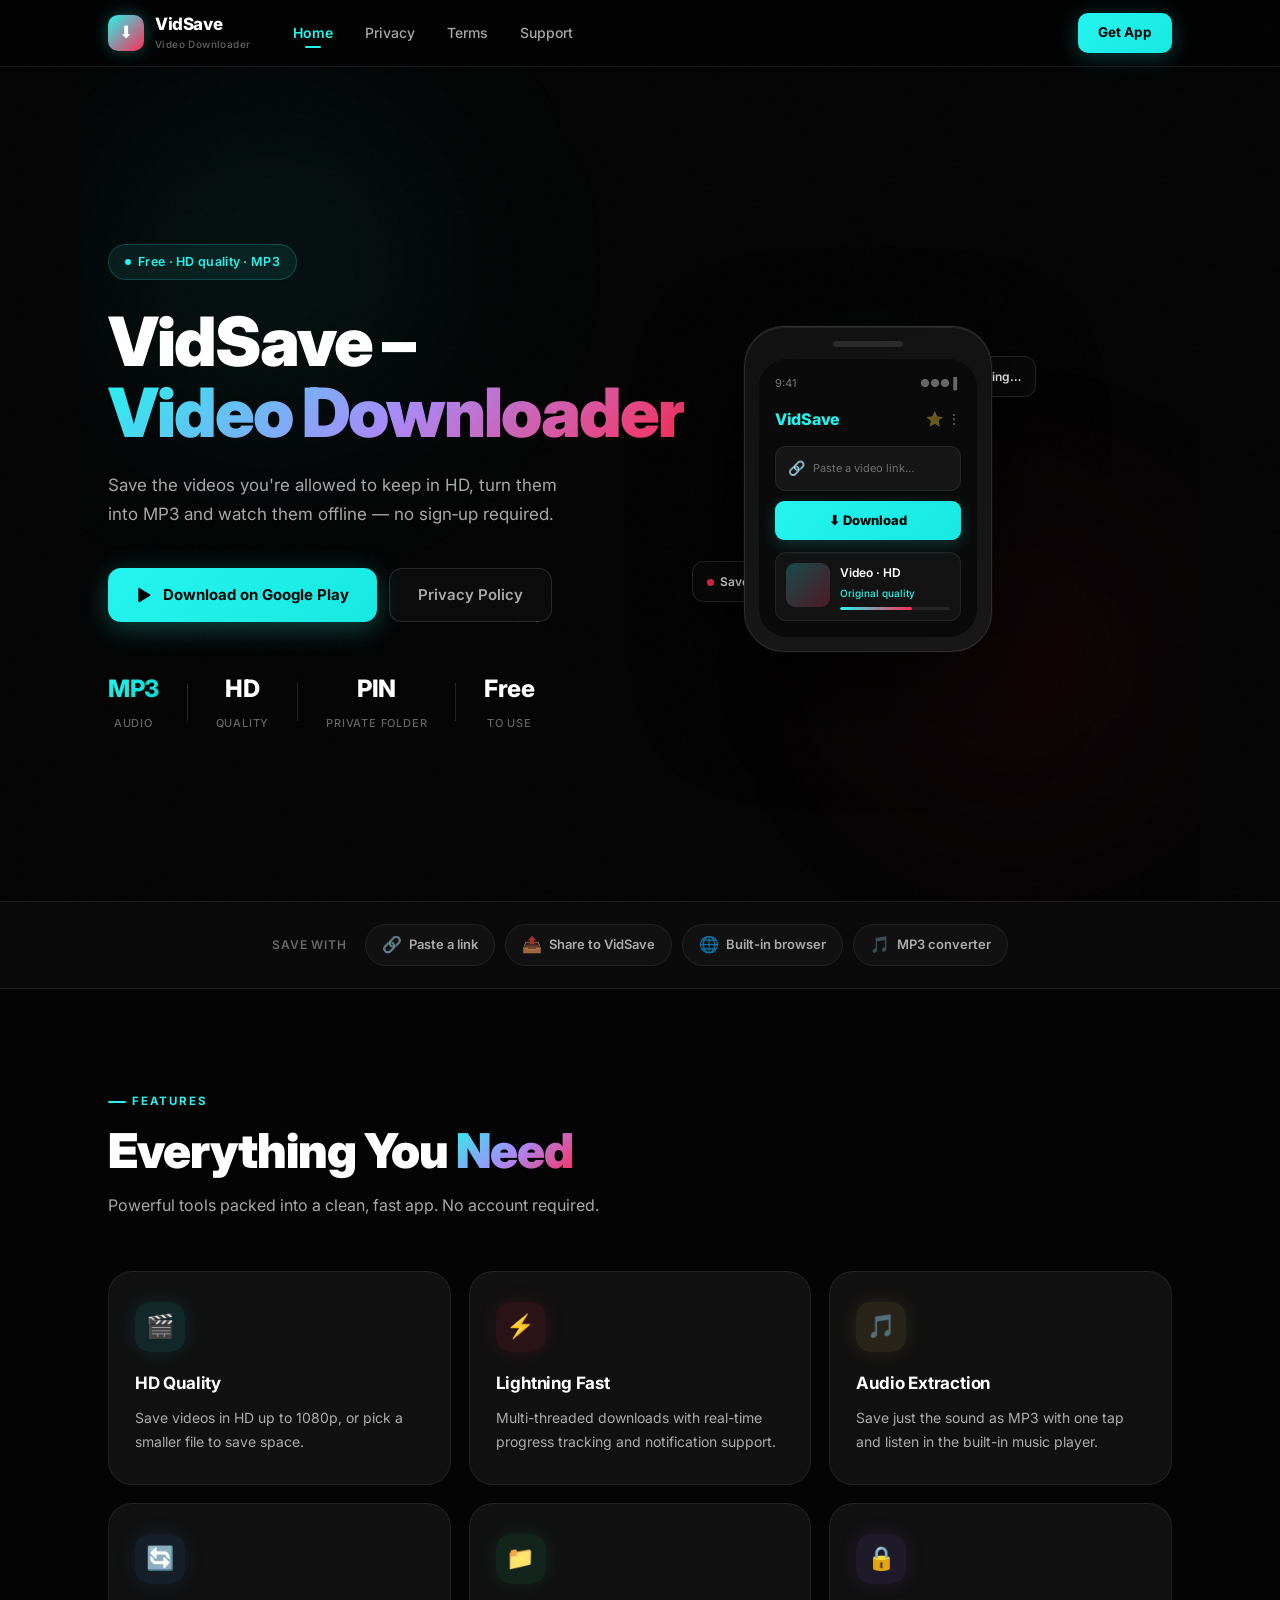
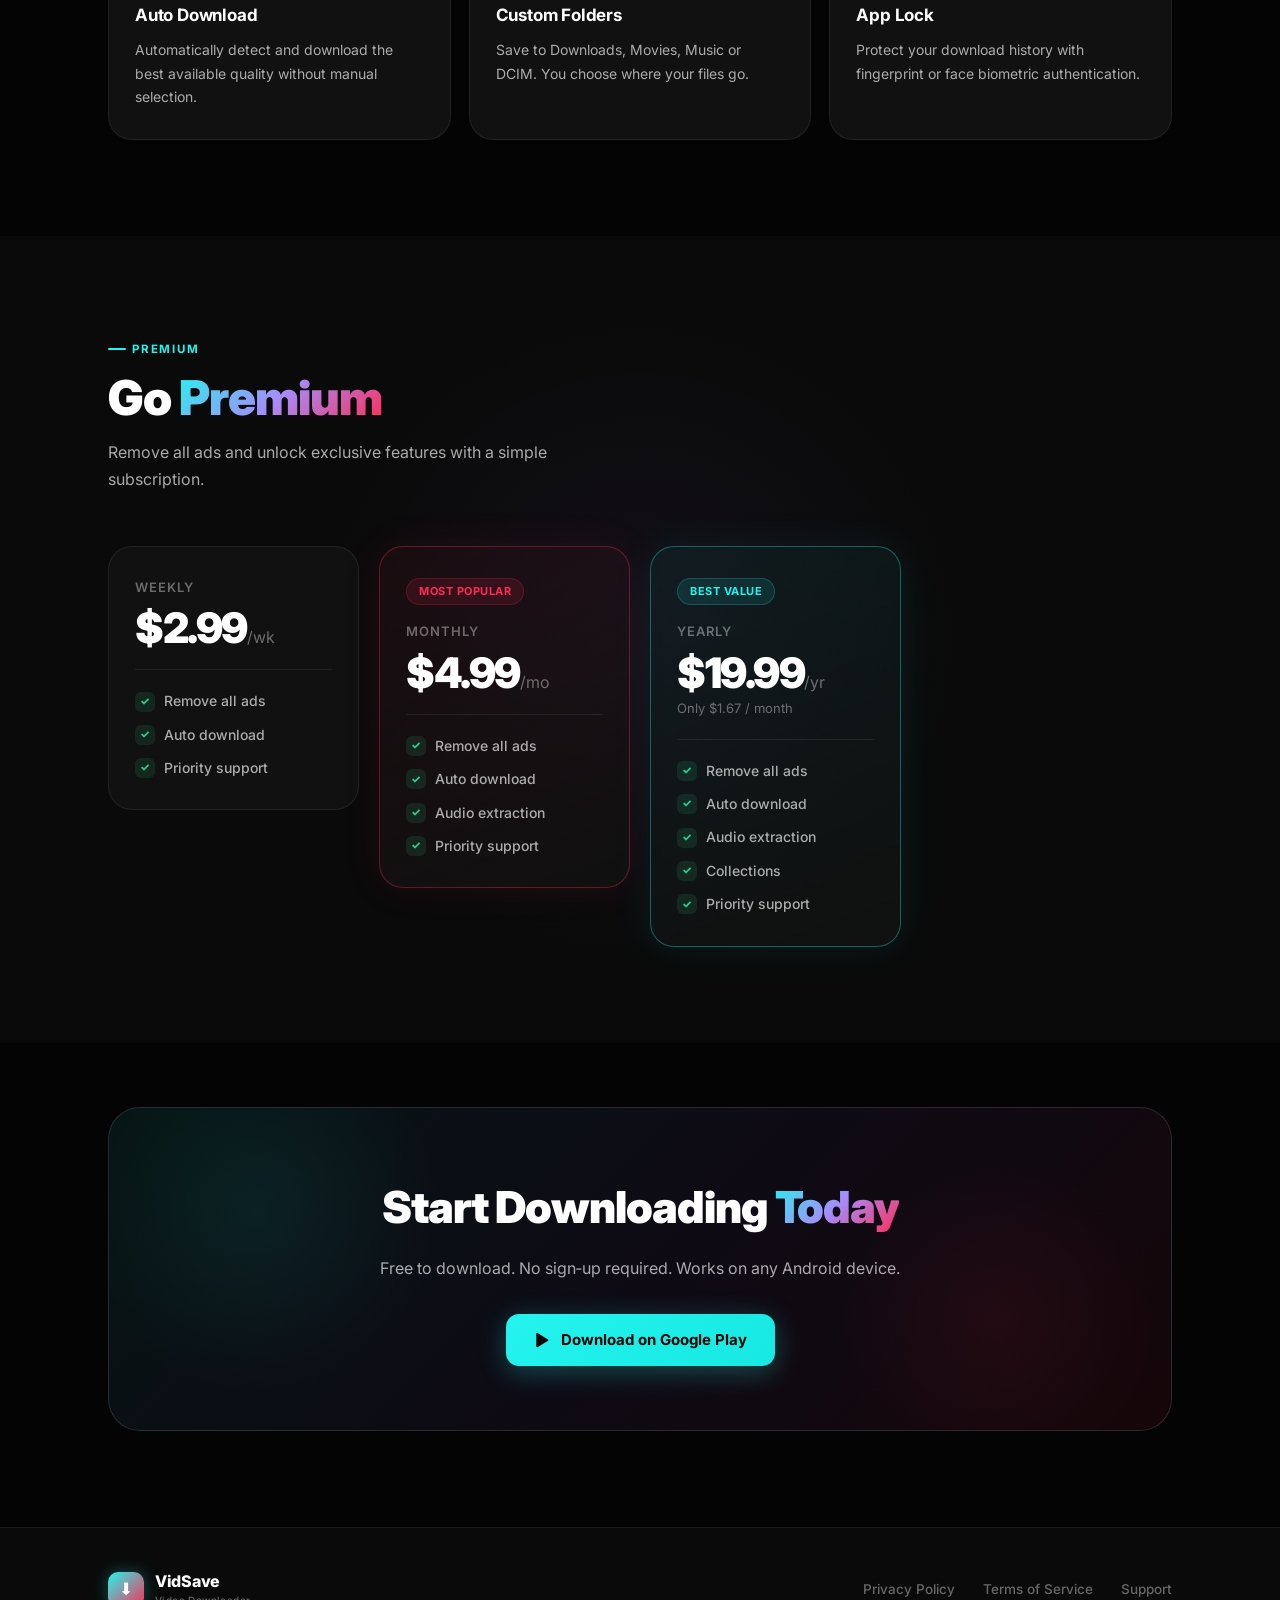
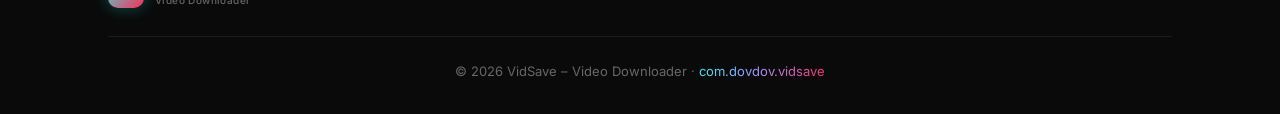
<file: index.html>
<!DOCTYPE html>
<html lang="en">
<head>
  <meta charset="UTF-8"/>
  <meta name="viewport" content="width=device-width,initial-scale=1.0"/>
  <title>VidSave – Video Downloader</title>
  <meta name="application-name" content="VidSave – Video Downloader"/>
  <meta name="description" content="Save videos in HD, turn them into MP3 and keep them in a private gallery. Fast, free, and easy."/>
  <link rel="preconnect" href="https://fonts.googleapis.com"/>
  <link rel="preconnect" href="https://fonts.gstatic.com" crossorigin/>
  <link rel="stylesheet" href="style.css"/>
</head>
<body>

  <!-- NAV -->
  <nav class="nav">
    <div class="nav-inner">
      <a href="index.html" class="nav-logo">
        <div class="nav-logo-icon">⬇</div>
        <div><div>VidSave</div><div class="nav-logo-sub">Video Downloader</div></div>
      </a>
      <div class="nav-links">
        <a href="index.html" class="active">Home</a>
        <a href="privacy.html">Privacy</a>
        <a href="terms.html">Terms</a>
        <a href="support.html">Support</a>
      </div>
      <a href="https://play.google.com/store/apps/details?id=com.dovdov.vidsave" class="nav-btn" target="_blank">Get App</a>
      <button class="burger" onclick="toggleMenu()">☰</button>
    </div>
    <div class="mobile-menu" id="mobileMenu">
      <a href="index.html">Home</a>
      <a href="privacy.html">Privacy</a>
      <a href="terms.html">Terms</a>
      <a href="support.html">Support</a>
      <a href="https://play.google.com/store/apps/details?id=com.dovdov.vidsave" class="nav-btn" style="margin-top:10px;display:inline-block;text-align:center;" target="_blank">Get App</a>
    </div>
  </nav>

  <!-- HERO -->
  <section class="hero">
    <div class="hero-content">
      <div class="hero-badge"><span></span>Free · HD quality · MP3</div>
      <h1>VidSave –<br/><span class="grad">Video Downloader</span></h1>
      <p class="hero-sub">Save the videos you're allowed to keep in HD, turn them into MP3 and watch them offline — no sign‑up required.</p>
      <div class="hero-btns" id="download">
        <a href="https://play.google.com/store/apps/details?id=com.dovdov.vidsave" class="btn-primary" target="_blank">
          <svg width="18" height="18" viewBox="0 0 24 24" fill="currentColor"><path d="M3 20.5v-17c0-.83 1-1.3 1.7-.8l14 8.5c.7.43.7 1.47 0 1.9l-14 8.5c-.7.5-1.7.03-1.7-.8z"/></svg>
          Download on Google Play
        </a>
        <a href="privacy.html" class="btn-outline">Privacy Policy</a>
      </div>
      <div class="hero-stats">
        <div class="stat"><strong class="grad-cyan">MP3</strong><span>Audio</span></div>
        <div class="stat-divider"></div>
        <div class="stat"><strong>HD</strong><span>Quality</span></div>
        <div class="stat-divider"></div>
        <div class="stat"><strong>PIN</strong><span>Private folder</span></div>
        <div class="stat-divider"></div>
        <div class="stat"><strong>Free</strong><span>To Use</span></div>
      </div>
    </div>

    <div class="hero-phone">
      <div class="phone-wrap">
        <div class="phone-glow"></div>
        <div class="phone-badge"><span class="phone-badge-dot"></span>Downloading…</div>
        <div class="phone-badge2"><span class="phone-badge2-dot"></span>Saved in HD ✓</div>
        <div class="phone-mockup">
          <div class="phone-notch"></div>
          <div class="phone-screen">
            <div class="phone-status">
              <span>9:41</span>
              <span>●●● ▌</span>
            </div>
            <div class="app-header">
              <div class="app-title">VidSave</div>
              <div class="app-icon-row">⭐ ⋮</div>
            </div>
            <div class="app-input">
              <div class="input-icon">🔗</div>
              <div class="input-text">Paste a video link…</div>
            </div>
            <div class="app-btn-row">
              <div class="app-dl-btn">⬇ Download</div>
            </div>
            <div class="app-card">
              <div class="app-card-thumb"></div>
              <div class="app-card-info">
                <div class="app-card-title">Video · HD</div>
                <div class="app-card-sub">Original quality</div>
                <div class="app-progress"><div class="app-progress-bar"></div></div>
              </div>
            </div>
          </div>
        </div>
      </div>
    </div>
  </section>

  <!-- PLATFORMS -->
  <div class="platforms-strip">
    <div class="platforms-inner">
      <span style="font-size:12px;color:var(--text3);font-weight:600;letter-spacing:.8px;text-transform:uppercase;margin-right:8px;">Save with</span>
      <div class="platform-pill"><span>🔗</span> Paste a link</div>
      <div class="platform-pill"><span>📤</span> Share to VidSave</div>
      <div class="platform-pill"><span>🌐</span> Built-in browser</div>
      <div class="platform-pill"><span>🎵</span> MP3 converter</div>
    </div>
  </div>

  <!-- FEATURES -->
  <section class="section" id="features">
    <div class="container">
      <div class="section-label">Features</div>
      <h2 class="section-title">Everything You <span class="grad">Need</span></h2>
      <p class="section-sub">Powerful tools packed into a clean, fast app. No account required.</p>
      <div class="features-grid">
        <div class="feature-card reveal">
          <div class="feature-icon cyan">🎬</div>
          <h3>HD Quality</h3>
          <p>Save videos in HD up to 1080p, or pick a smaller file to save space.</p>
        </div>
        <div class="feature-card reveal">
          <div class="feature-icon red">⚡</div>
          <h3>Lightning Fast</h3>
          <p>Multi-threaded downloads with real-time progress tracking and notification support.</p>
        </div>
        <div class="feature-card reveal">
          <div class="feature-icon gold">🎵</div>
          <h3>Audio Extraction</h3>
          <p>Save just the sound as MP3 with one tap and listen in the built-in music player.</p>
        </div>
        <div class="feature-card reveal">
          <div class="feature-icon blue">🔄</div>
          <h3>Auto Download</h3>
          <p>Automatically detect and download the best available quality without manual selection.</p>
        </div>
        <div class="feature-card reveal">
          <div class="feature-icon green">📁</div>
          <h3>Custom Folders</h3>
          <p>Save to Downloads, Movies, Music or DCIM. You choose where your files go.</p>
        </div>
        <div class="feature-card reveal">
          <div class="feature-icon purple">🔒</div>
          <h3>App Lock</h3>
          <p>Protect your download history with fingerprint or face biometric authentication.</p>
        </div>
      </div>
    </div>
  </section>

  <!-- PREMIUM -->
  <section class="section premium-section">
    <div class="container">
      <div class="section-label">Premium</div>
      <h2 class="section-title">Go <span class="grad">Premium</span></h2>
      <p class="section-sub">Remove all ads and unlock exclusive features with a simple subscription.</p>
      <div class="plans-grid">

        <div class="plan-card reveal">
          <div class="plan-name">Weekly</div>
          <div class="plan-price">$2.99<span>/wk</span></div>
          <div class="plan-divider"></div>
          <ul class="plan-features">
            <li>Remove all ads</li>
            <li>Auto download</li>
            <li>Priority support</li>
          </ul>
        </div>

        <div class="plan-card popular reveal">
          <div class="plan-badge">Most Popular</div>
          <div class="plan-name">Monthly</div>
          <div class="plan-price">$4.99<span>/mo</span></div>
          <div class="plan-divider"></div>
          <ul class="plan-features">
            <li>Remove all ads</li>
            <li>Auto download</li>
            <li>Audio extraction</li>
            <li>Priority support</li>
          </ul>
        </div>

        <div class="plan-card best reveal">
          <div class="plan-badge best-badge">Best Value</div>
          <div class="plan-name">Yearly</div>
          <div class="plan-price">$19.99<span>/yr</span></div>
          <div class="plan-note">Only $1.67 / month</div>
          <div class="plan-divider"></div>
          <ul class="plan-features">
            <li>Remove all ads</li>
            <li>Auto download</li>
            <li>Audio extraction</li>
            <li>Collections</li>
            <li>Priority support</li>
          </ul>
        </div>

      </div>
    </div>
  </section>

  <!-- CTA -->
  <section class="cta-section">
    <div class="container">
      <div class="cta-card reveal">
        <h2>Start Downloading <span class="grad">Today</span></h2>
        <p>Free to download. No sign‑up required. Works on any Android device.</p>
        <a href="https://play.google.com/store/apps/details?id=com.dovdov.vidsave" class="btn-primary" target="_blank">
          <svg width="18" height="18" viewBox="0 0 24 24" fill="currentColor"><path d="M3 20.5v-17c0-.83 1-1.3 1.7-.8l14 8.5c.7.43.7 1.47 0 1.9l-14 8.5c-.7.5-1.7.03-1.7-.8z"/></svg>
          Download on Google Play
        </a>
      </div>
    </div>
  </section>

  <!-- FOOTER -->
  <footer class="footer">
    <div class="container">
      <div class="footer-inner">
        <div class="footer-logo">
          <div class="nav-logo-icon">⬇</div>
          <div><div>VidSave</div><div class="nav-logo-sub">Video Downloader</div></div>
        </div>
        <div class="footer-links">
          <a href="privacy.html">Privacy Policy</a>
          <a href="terms.html">Terms of Service</a>
          <a href="support.html">Support</a>
        </div>
      </div>
      <div class="footer-bottom">
        <p>© 2026 VidSave – Video Downloader · <span class="grad">com.dovdov.vidsave</span></p>
      </div>
    </div>
  </footer>

  <script>
    function toggleMenu() {
      document.getElementById('mobileMenu').classList.toggle('open');
    }
    // Scroll reveal
    const observer = new IntersectionObserver(entries => {
      entries.forEach(e => { if (e.isIntersecting) { e.target.classList.add('visible'); } });
    }, { threshold: 0.12 });
    document.querySelectorAll('.reveal').forEach(el => observer.observe(el));
  </script>
</body>
</html>
</file>
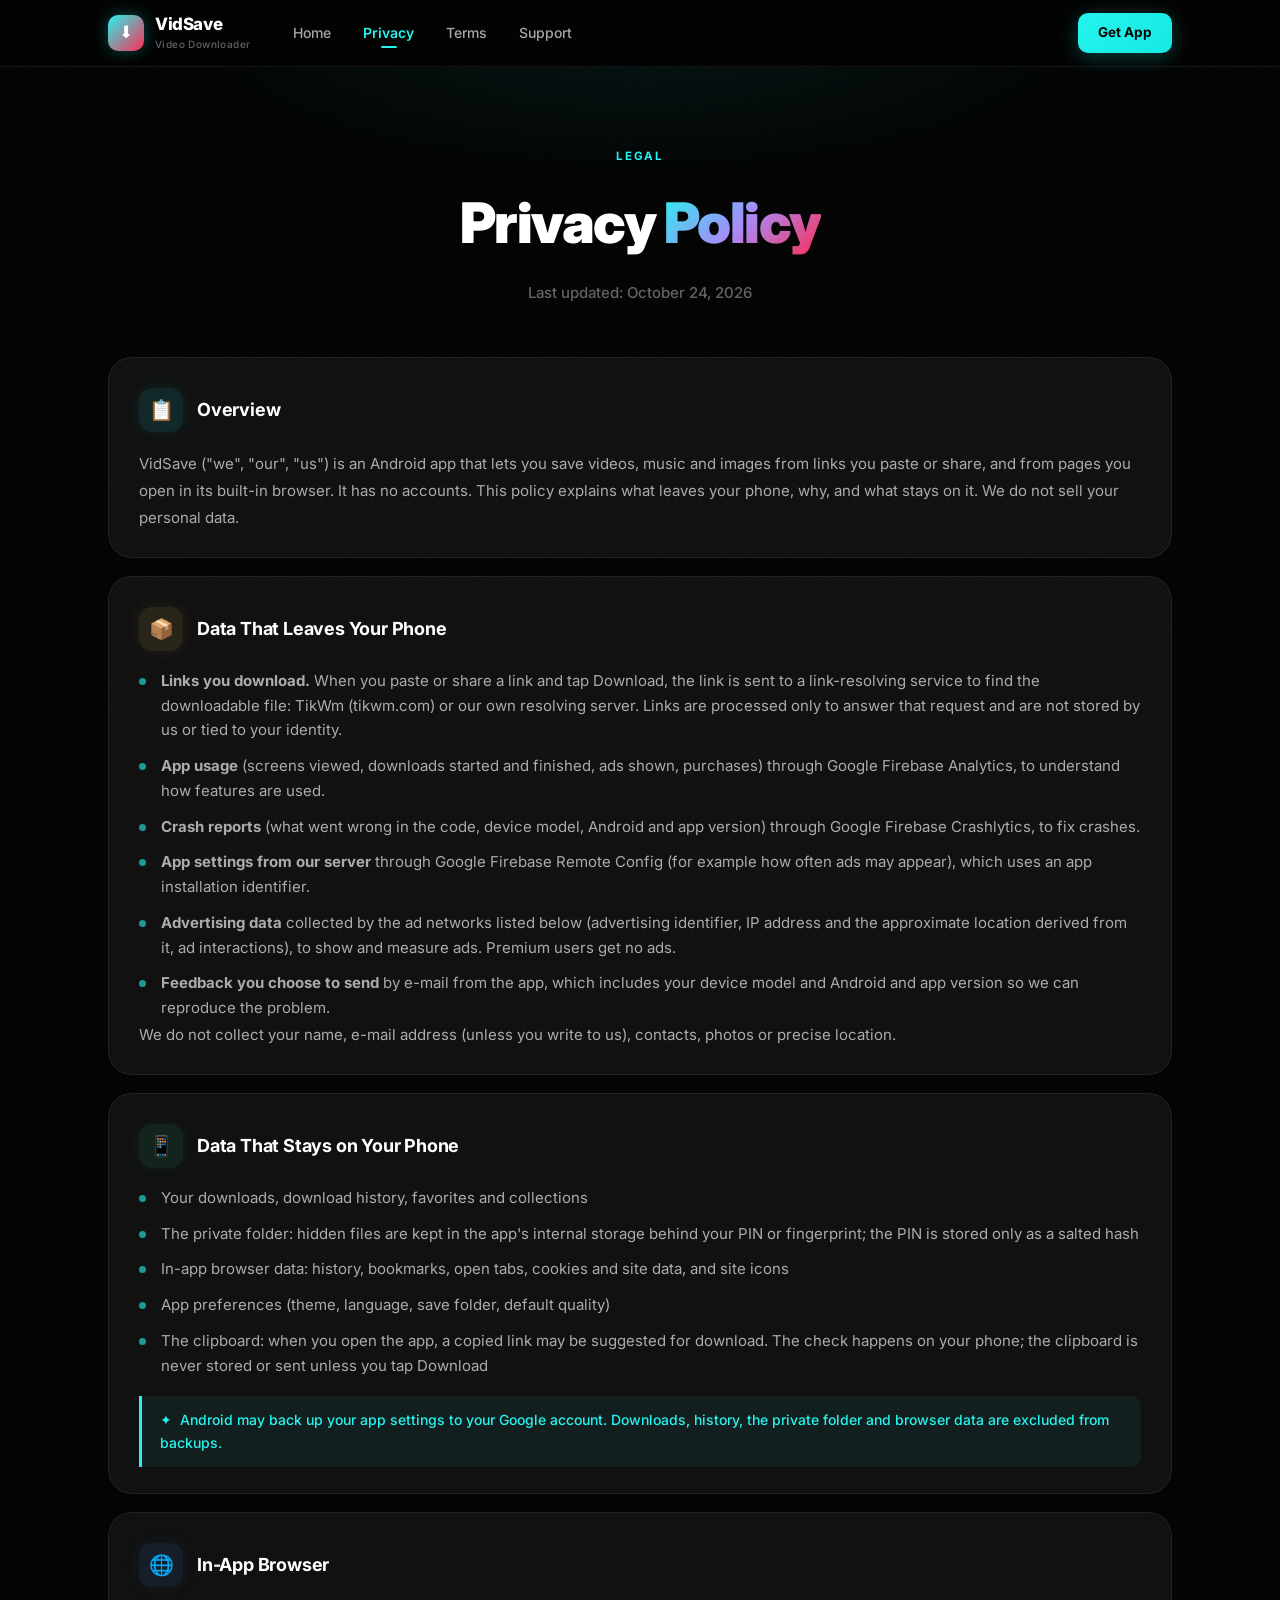
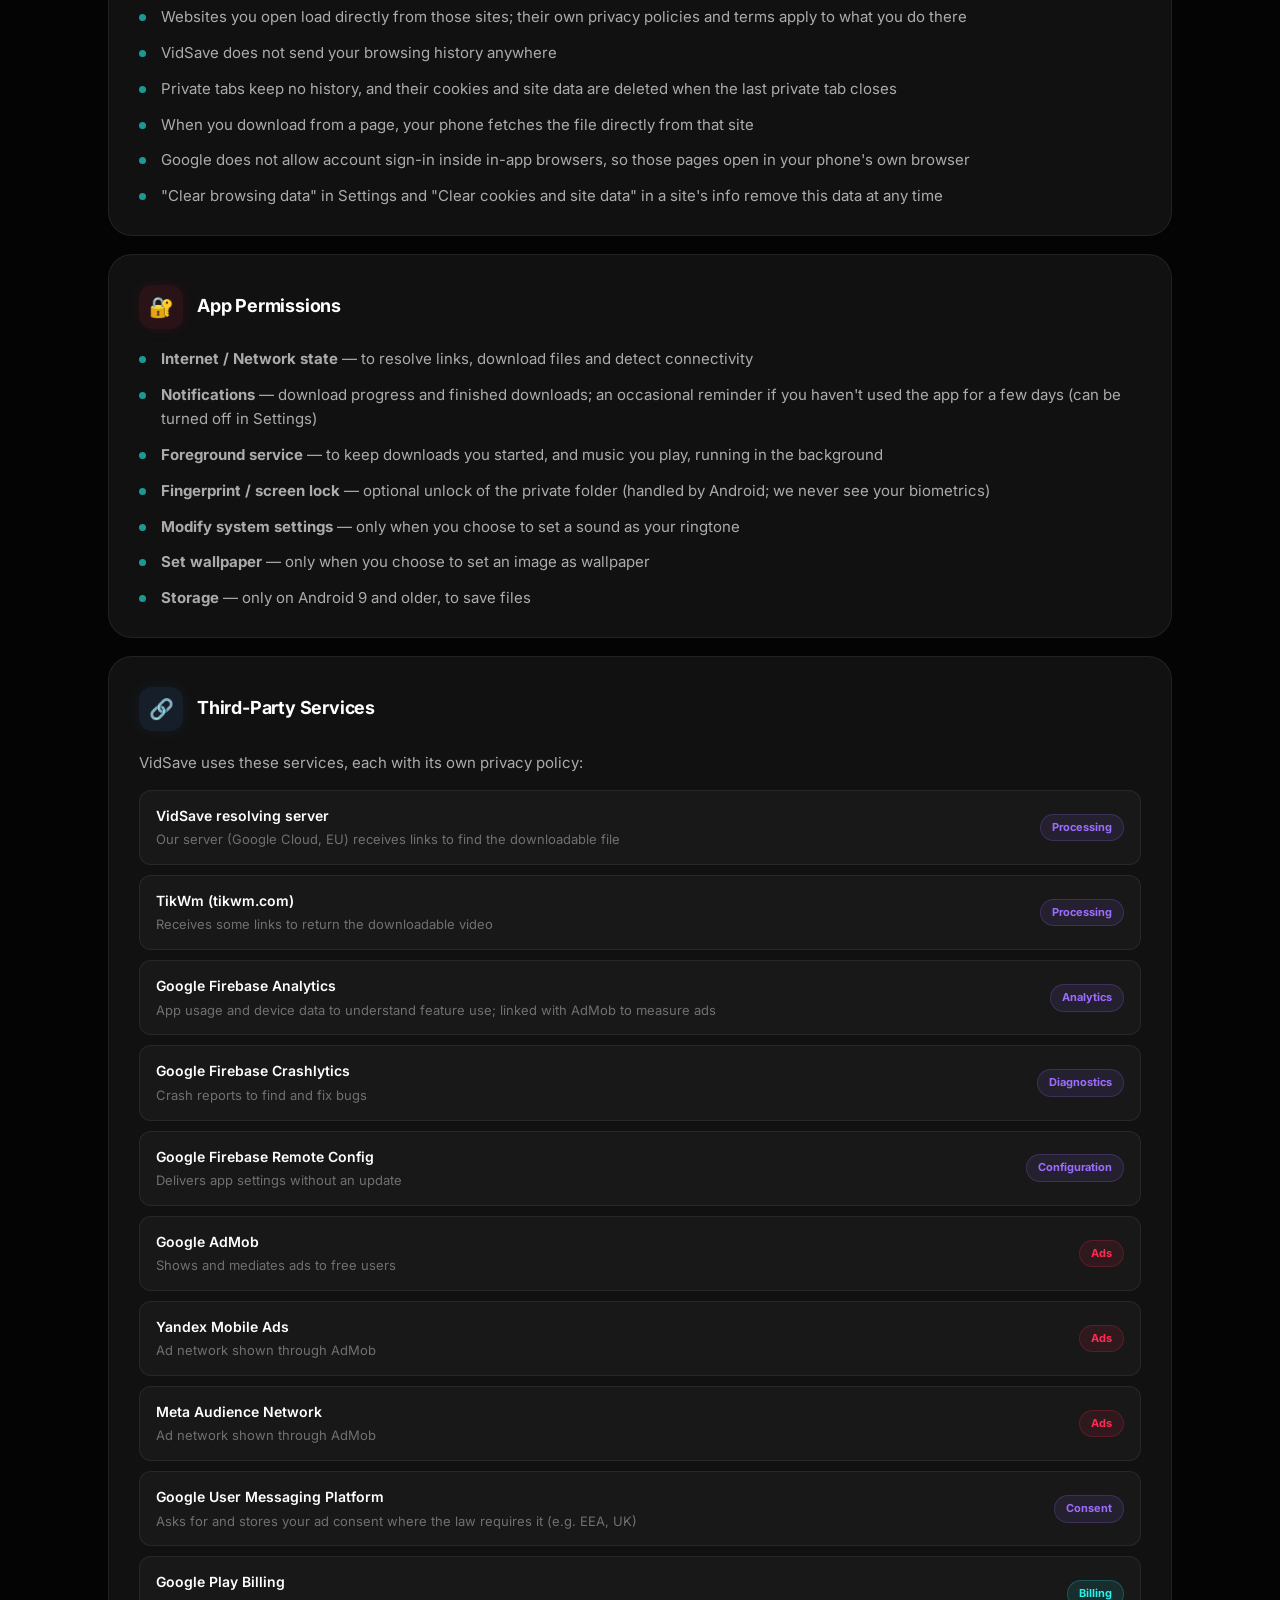
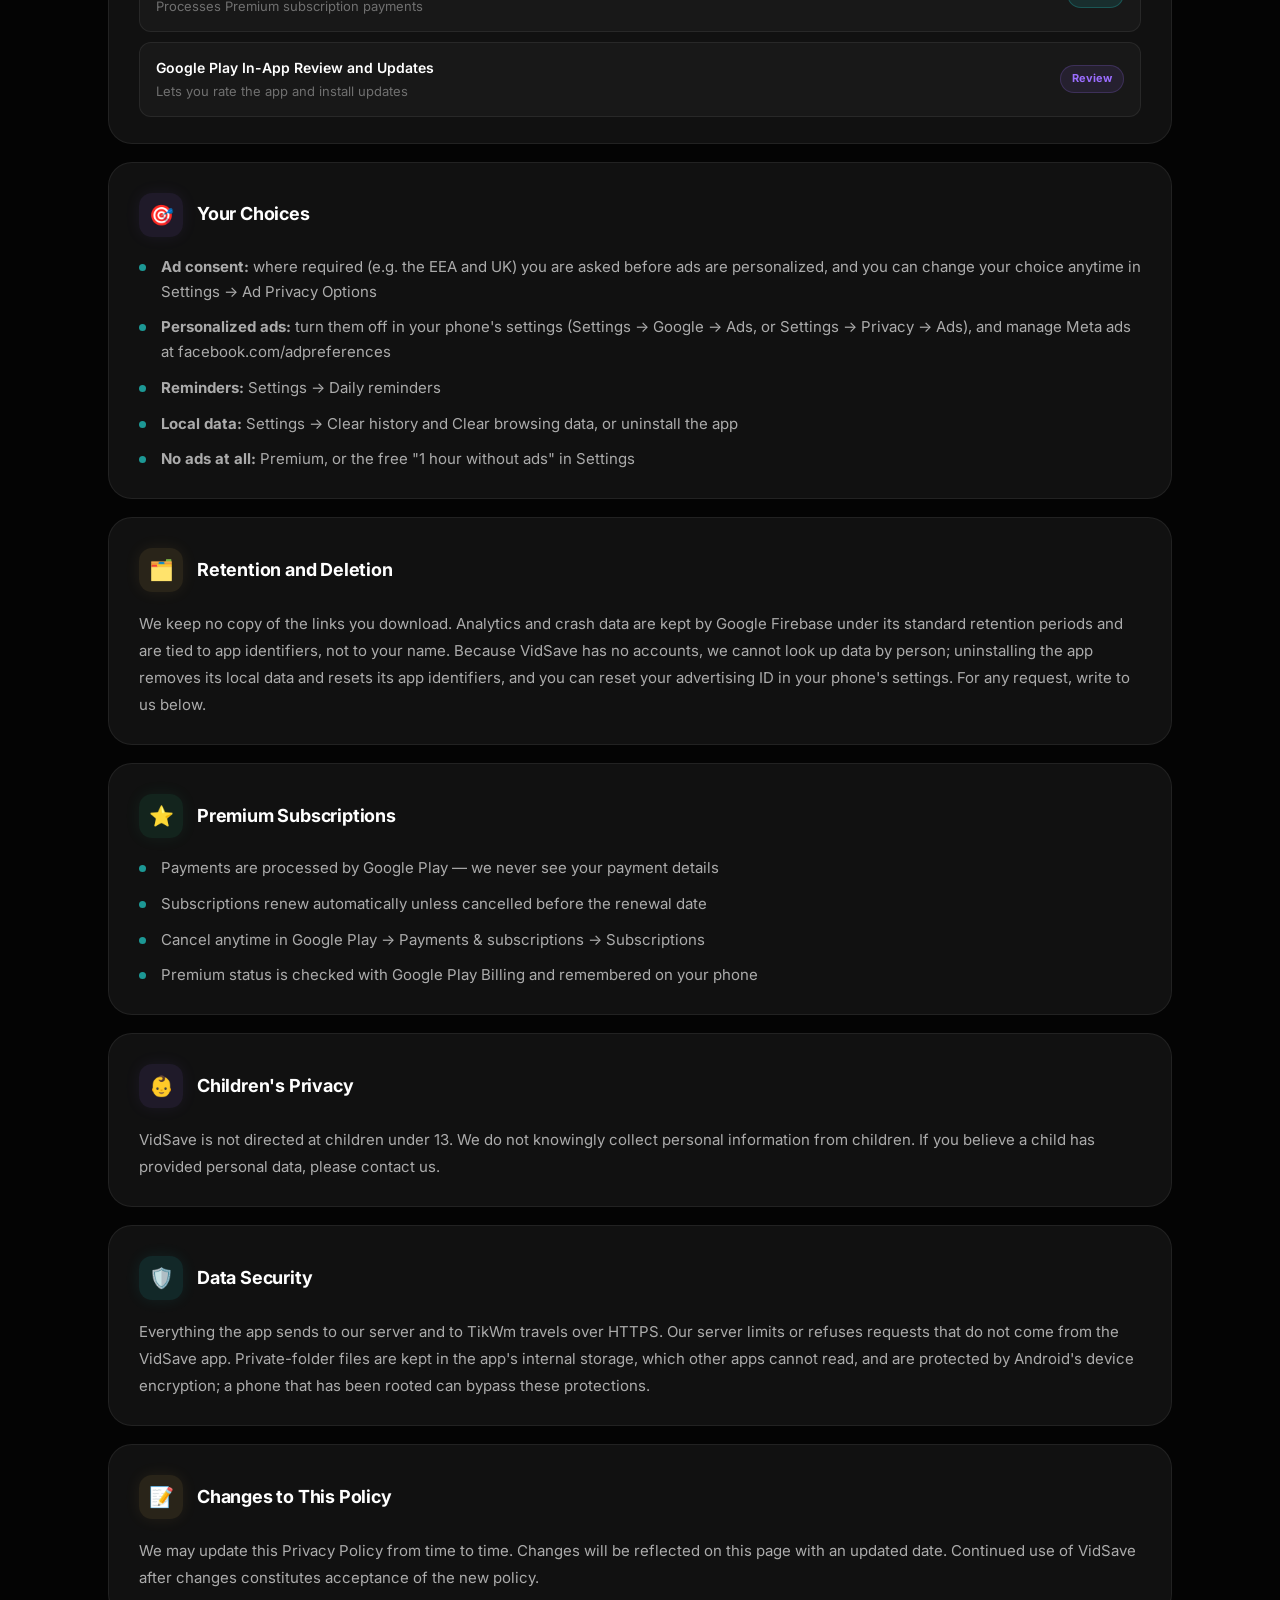
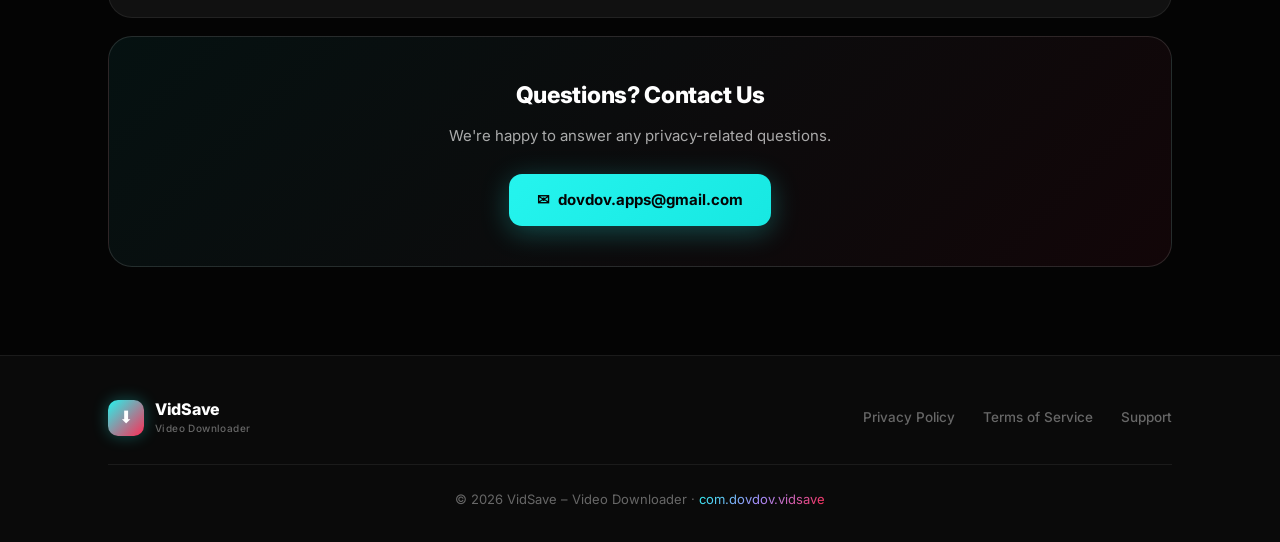
<file: privacy.html>
<!DOCTYPE html>
<html lang="en">
<head>
  <meta charset="UTF-8"/>
  <meta name="viewport" content="width=device-width,initial-scale=1.0"/>
  <title>Privacy Policy – VidSave – Video Downloader</title>
  <link rel="preconnect" href="https://fonts.googleapis.com"/>
  <link rel="preconnect" href="https://fonts.gstatic.com" crossorigin/>
  <link rel="stylesheet" href="style.css"/>
</head>
<body>
  <nav class="nav">
    <div class="nav-inner">
      <a href="index.html" class="nav-logo">
        <div class="nav-logo-icon">⬇</div>
        <div><div>VidSave</div><div class="nav-logo-sub">Video Downloader</div></div>
      </a>
      <div class="nav-links">
        <a href="index.html">Home</a>
        <a href="privacy.html" class="active">Privacy</a>
        <a href="terms.html">Terms</a>
        <a href="support.html">Support</a>
      </div>
      <a href="https://play.google.com/store/apps/details?id=com.dovdov.vidsave" class="nav-btn" target="_blank">Get App</a>
      <button class="burger" onclick="toggleMenu()">☰</button>
    </div>
    <div class="mobile-menu" id="mobileMenu">
      <a href="index.html">Home</a>
      <a href="privacy.html">Privacy</a>
      <a href="terms.html">Terms</a>
      <a href="support.html">Support</a>
    </div>
  </nav>

  <div class="page-header">
    <div class="section-label">Legal</div>
    <h1>Privacy <span class="grad">Policy</span></h1>
    <p>Last updated: October 24, 2026</p>
  </div>

  <div class="container page-content">

    <div class="card reveal">
      <div class="card-header"><div class="card-icon cyan">📋</div><div class="card-title">Overview</div></div>
      <p>VidSave ("we", "our", "us") is an Android app that lets you save videos, music and images from links you paste or share, and from pages you open in its built-in browser. It has no accounts. This policy explains what leaves your phone, why, and what stays on it. We do not sell your personal data.</p>
    </div>

    <div class="card reveal">
      <div class="card-header"><div class="card-icon gold">📦</div><div class="card-title">Data That Leaves Your Phone</div></div>
      <ul>
        <li><strong>Links you download.</strong> When you paste or share a link and tap Download, the link is sent to a link-resolving service to find the downloadable file: TikWm (tikwm.com) or our own resolving server. Links are processed only to answer that request and are not stored by us or tied to your identity.</li>
        <li><strong>App usage</strong> (screens viewed, downloads started and finished, ads shown, purchases) through Google Firebase Analytics, to understand how features are used.</li>
        <li><strong>Crash reports</strong> (what went wrong in the code, device model, Android and app version) through Google Firebase Crashlytics, to fix crashes.</li>
        <li><strong>App settings from our server</strong> through Google Firebase Remote Config (for example how often ads may appear), which uses an app installation identifier.</li>
        <li><strong>Advertising data</strong> collected by the ad networks listed below (advertising identifier, IP address and the approximate location derived from it, ad interactions), to show and measure ads. Premium users get no ads.</li>
        <li><strong>Feedback you choose to send</strong> by e-mail from the app, which includes your device model and Android and app version so we can reproduce the problem.</li>
      </ul>
      <p>We do not collect your name, e-mail address (unless you write to us), contacts, photos or precise location.</p>
    </div>

    <div class="card reveal">
      <div class="card-header"><div class="card-icon green">📱</div><div class="card-title">Data That Stays on Your Phone</div></div>
      <ul>
        <li>Your downloads, download history, favorites and collections</li>
        <li>The private folder: hidden files are kept in the app's internal storage behind your PIN or fingerprint; the PIN is stored only as a salted hash</li>
        <li>In-app browser data: history, bookmarks, open tabs, cookies and site data, and site icons</li>
        <li>App preferences (theme, language, save folder, default quality)</li>
        <li>The clipboard: when you open the app, a copied link may be suggested for download. The check happens on your phone; the clipboard is never stored or sent unless you tap Download</li>
      </ul>
      <div class="highlight">✦ &nbsp;Android may back up your app settings to your Google account. Downloads, history, the private folder and browser data are excluded from backups.</div>
    </div>

    <div class="card reveal">
      <div class="card-header"><div class="card-icon blue">🌐</div><div class="card-title">In-App Browser</div></div>
      <ul>
        <li>Websites you open load directly from those sites; their own privacy policies and terms apply to what you do there</li>
        <li>VidSave does not send your browsing history anywhere</li>
        <li>Private tabs keep no history, and their cookies and site data are deleted when the last private tab closes</li>
        <li>When you download from a page, your phone fetches the file directly from that site</li>
        <li>Google does not allow account sign-in inside in-app browsers, so those pages open in your phone's own browser</li>
        <li>"Clear browsing data" in Settings and "Clear cookies and site data" in a site's info remove this data at any time</li>
      </ul>
    </div>

    <div class="card reveal">
      <div class="card-header"><div class="card-icon red">🔐</div><div class="card-title">App Permissions</div></div>
      <ul>
        <li><strong>Internet / Network state</strong> — to resolve links, download files and detect connectivity</li>
        <li><strong>Notifications</strong> — download progress and finished downloads; an occasional reminder if you haven't used the app for a few days (can be turned off in Settings)</li>
        <li><strong>Foreground service</strong> — to keep downloads you started, and music you play, running in the background</li>
        <li><strong>Fingerprint / screen lock</strong> — optional unlock of the private folder (handled by Android; we never see your biometrics)</li>
        <li><strong>Modify system settings</strong> — only when you choose to set a sound as your ringtone</li>
        <li><strong>Set wallpaper</strong> — only when you choose to set an image as wallpaper</li>
        <li><strong>Storage</strong> — only on Android 9 and older, to save files</li>
      </ul>
    </div>

    <div class="card reveal">
      <div class="card-header"><div class="card-icon blue">🔗</div><div class="card-title">Third-Party Services</div></div>
      <p>VidSave uses these services, each with its own privacy policy:</p>
      <div class="service-list">
        <div class="service-item">
          <div><div class="service-name">VidSave resolving server</div><div class="service-desc">Our server (Google Cloud, EU) receives links to find the downloadable file</div></div>
          <span class="service-tag analytics">Processing</span>
        </div>
        <div class="service-item">
          <div><div class="service-name">TikWm (tikwm.com)</div><div class="service-desc">Receives some links to return the downloadable video</div></div>
          <span class="service-tag analytics">Processing</span>
        </div>
        <div class="service-item">
          <div><div class="service-name">Google Firebase Analytics</div><div class="service-desc">App usage and device data to understand feature use; linked with AdMob to measure ads</div></div>
          <span class="service-tag analytics">Analytics</span>
        </div>
        <div class="service-item">
          <div><div class="service-name">Google Firebase Crashlytics</div><div class="service-desc">Crash reports to find and fix bugs</div></div>
          <span class="service-tag analytics">Diagnostics</span>
        </div>
        <div class="service-item">
          <div><div class="service-name">Google Firebase Remote Config</div><div class="service-desc">Delivers app settings without an update</div></div>
          <span class="service-tag analytics">Configuration</span>
        </div>
        <div class="service-item">
          <div><div class="service-name">Google AdMob</div><div class="service-desc">Shows and mediates ads to free users</div></div>
          <span class="service-tag ads">Ads</span>
        </div>
        <div class="service-item">
          <div><div class="service-name">Yandex Mobile Ads</div><div class="service-desc">Ad network shown through AdMob</div></div>
          <span class="service-tag ads">Ads</span>
        </div>
        <div class="service-item">
          <div><div class="service-name">Meta Audience Network</div><div class="service-desc">Ad network shown through AdMob</div></div>
          <span class="service-tag ads">Ads</span>
        </div>
        <div class="service-item">
          <div><div class="service-name">Google User Messaging Platform</div><div class="service-desc">Asks for and stores your ad consent where the law requires it (e.g. EEA, UK)</div></div>
          <span class="service-tag analytics">Consent</span>
        </div>
        <div class="service-item">
          <div><div class="service-name">Google Play Billing</div><div class="service-desc">Processes Premium subscription payments</div></div>
          <span class="service-tag billing">Billing</span>
        </div>
        <div class="service-item">
          <div><div class="service-name">Google Play In-App Review and Updates</div><div class="service-desc">Lets you rate the app and install updates</div></div>
          <span class="service-tag analytics">Review</span>
        </div>
      </div>
    </div>

    <div class="card reveal">
      <div class="card-header"><div class="card-icon purple">🎯</div><div class="card-title">Your Choices</div></div>
      <ul>
        <li><strong>Ad consent:</strong> where required (e.g. the EEA and UK) you are asked before ads are personalized, and you can change your choice anytime in Settings → Ad Privacy Options</li>
        <li><strong>Personalized ads:</strong> turn them off in your phone's settings (Settings → Google → Ads, or Settings → Privacy → Ads), and manage Meta ads at <a href="https://www.facebook.com/adpreferences/ad_settings" target="_blank">facebook.com/adpreferences</a></li>
        <li><strong>Reminders:</strong> Settings → Daily reminders</li>
        <li><strong>Local data:</strong> Settings → Clear history and Clear browsing data, or uninstall the app</li>
        <li><strong>No ads at all:</strong> Premium, or the free "1 hour without ads" in Settings</li>
      </ul>
    </div>

    <div class="card reveal">
      <div class="card-header"><div class="card-icon gold">🗂️</div><div class="card-title">Retention and Deletion</div></div>
      <p>We keep no copy of the links you download. Analytics and crash data are kept by Google Firebase under its standard retention periods and are tied to app identifiers, not to your name. Because VidSave has no accounts, we cannot look up data by person; uninstalling the app removes its local data and resets its app identifiers, and you can reset your advertising ID in your phone's settings. For any request, write to us below.</p>
    </div>

    <div class="card reveal">
      <div class="card-header"><div class="card-icon green">⭐</div><div class="card-title">Premium Subscriptions</div></div>
      <ul>
        <li>Payments are processed by Google Play — we never see your payment details</li>
        <li>Subscriptions renew automatically unless cancelled before the renewal date</li>
        <li>Cancel anytime in Google Play → Payments &amp; subscriptions → Subscriptions</li>
        <li>Premium status is checked with Google Play Billing and remembered on your phone</li>
      </ul>
    </div>

    <div class="card reveal">
      <div class="card-header"><div class="card-icon purple">👶</div><div class="card-title">Children's Privacy</div></div>
      <p>VidSave is not directed at children under 13. We do not knowingly collect personal information from children. If you believe a child has provided personal data, please contact us.</p>
    </div>

    <div class="card reveal">
      <div class="card-header"><div class="card-icon cyan">🛡️</div><div class="card-title">Data Security</div></div>
      <p>Everything the app sends to our server and to TikWm travels over HTTPS. Our server limits or refuses requests that do not come from the VidSave app. Private-folder files are kept in the app's internal storage, which other apps cannot read, and are protected by Android's device encryption; a phone that has been rooted can bypass these protections.</p>
    </div>

    <div class="card reveal">
      <div class="card-header"><div class="card-icon gold">📝</div><div class="card-title">Changes to This Policy</div></div>
      <p>We may update this Privacy Policy from time to time. Changes will be reflected on this page with an updated date. Continued use of VidSave after changes constitutes acceptance of the new policy.</p>
    </div>

    <div class="contact-card reveal">
      <h3>Questions? Contact Us</h3>
      <p>We're happy to answer any privacy-related questions.</p>
      <a href="mailto:dovdov.apps@gmail.com" class="btn-primary">✉ &nbsp;dovdov.apps@gmail.com</a>
    </div>
  </div>

  <footer class="footer">
    <div class="container">
      <div class="footer-inner">
        <div class="footer-logo"><div class="nav-logo-icon">⬇</div><div><div>VidSave</div><div class="nav-logo-sub">Video Downloader</div></div></div>
        <div class="footer-links">
          <a href="privacy.html">Privacy Policy</a>
          <a href="terms.html">Terms of Service</a>
          <a href="support.html">Support</a>
        </div>
      </div>
      <div class="footer-bottom"><p>© 2026 VidSave – Video Downloader · <span class="grad">com.dovdov.vidsave</span></p></div>
    </div>
  </footer>
  <script>
    function toggleMenu(){document.getElementById('mobileMenu').classList.toggle('open');}
    const observer = new IntersectionObserver(entries => {
      entries.forEach(e => { if (e.isIntersecting) e.target.classList.add('visible'); });
    }, { threshold: 0.1 });
    document.querySelectorAll('.reveal').forEach(el => observer.observe(el));
  </script>
</body>
</html>
</file>
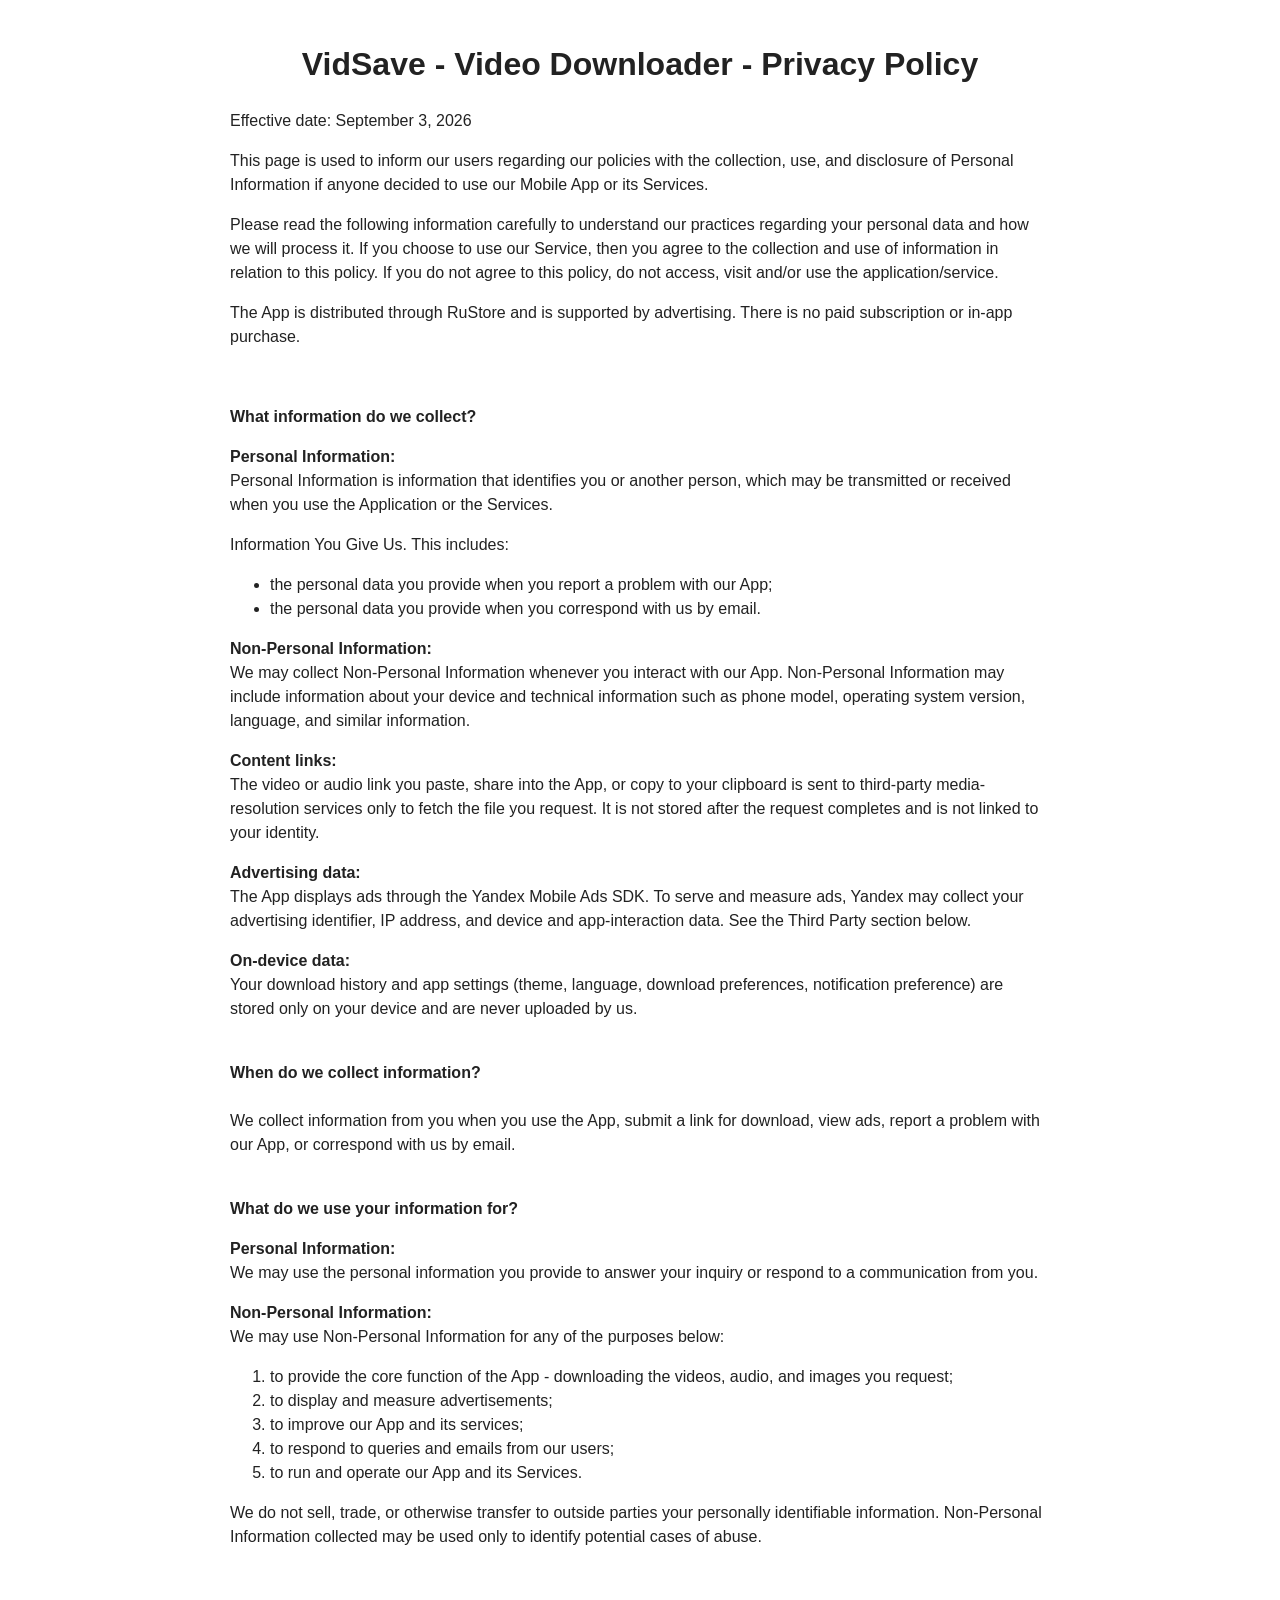
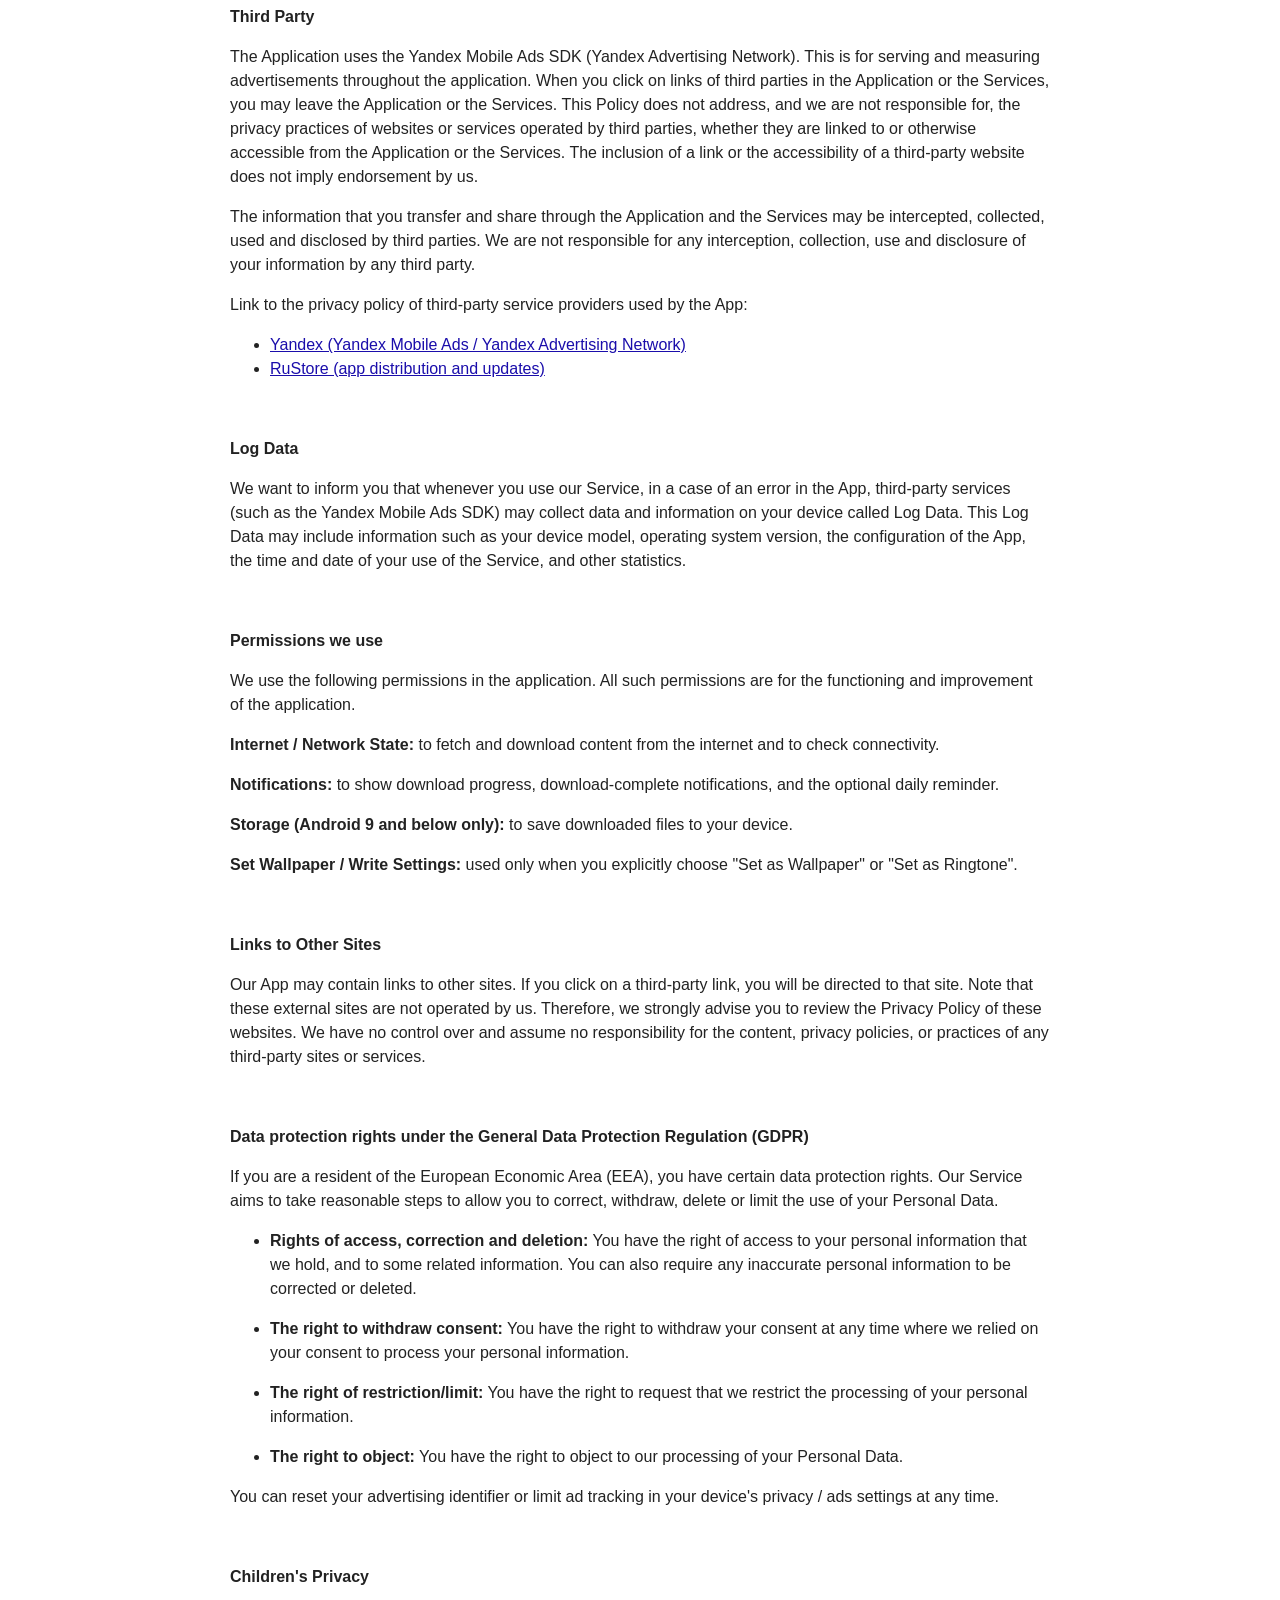
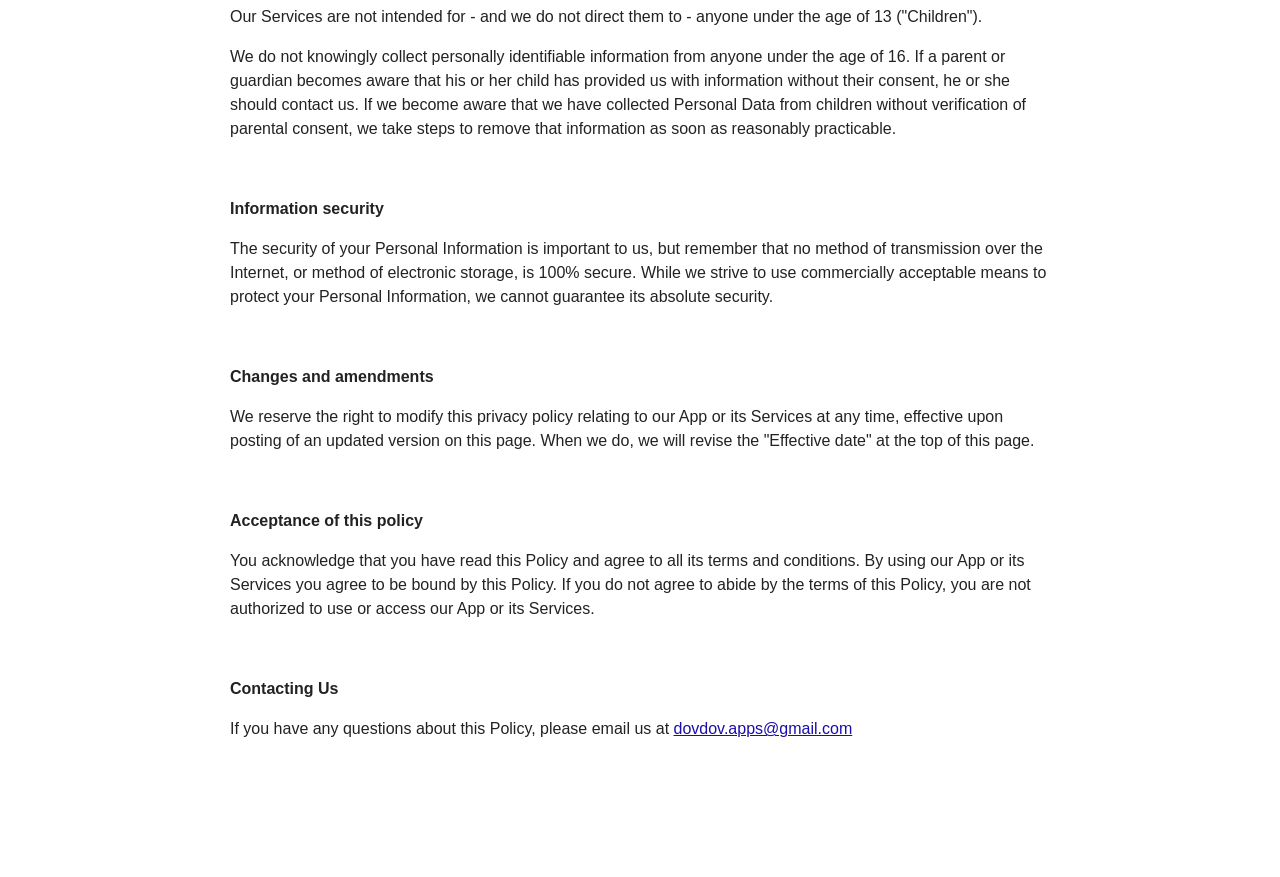
<file: rustore_privacy.html>
<!DOCTYPE html>
<html lang="en">
<head>
<meta charset="utf-8">
<meta name="viewport" content="width=device-width, initial-scale=1">
<title>Privacy Policy</title>
<style>
  body { max-width: 820px; margin: 40px auto; padding: 0 22px 80px; font-family: Arial, Helvetica, sans-serif; line-height: 1.5; color: #222; }
  h1 { text-align: center; }
  a { color: #1a0dab; }
</style>
</head>
<body>

<h1>VidSave - Video Downloader - Privacy Policy</h1>

<p>Effective date: September 3, 2026</p>

<p>This page is used to inform our users regarding our policies with the collection, use, and disclosure of Personal Information if anyone decided to use our Mobile App or its Services.</p>

<p>Please read the following information carefully to understand our practices regarding your personal data and how we will process it. If you choose to use our Service, then you agree to the collection and use of information in relation to this policy. If you do not agree to this policy, do not access, visit and/or use the application/service.</p>

<p>The App is distributed through RuStore and is supported by advertising. There is no paid subscription or in-app purchase.</p>

<br/>

<p><strong>What information do we collect?</strong></p>

<p><strong>Personal Information:</strong><br />
Personal Information is information that identifies you or another person, which may be transmitted or received when you use the Application or the Services.</p>

<p>Information You Give Us. This includes:</p>
<ul>
  <li>the personal data you provide when you report a problem with our App;</li>
  <li>the personal data you provide when you correspond with us by email.</li>
</ul>

<p><strong>Non-Personal Information:</strong><br />
We may collect Non-Personal Information whenever you interact with our App. Non-Personal Information may include information about your device and technical information such as phone model, operating system version, language, and similar information.</p>

<p><strong>Content links:</strong><br />
The video or audio link you paste, share into the App, or copy to your clipboard is sent to third-party media-resolution services only to fetch the file you request. It is not stored after the request completes and is not linked to your identity.</p>

<p><strong>Advertising data:</strong><br />
The App displays ads through the Yandex Mobile Ads SDK. To serve and measure ads, Yandex may collect your advertising identifier, IP address, and device and app-interaction data. See the Third Party section below.</p>

<p><strong>On-device data:</strong><br />
Your download history and app settings (theme, language, download preferences, notification preference) are stored only on your device and are never uploaded by us.</p>

<br/>

<div><strong>When do we collect information?</strong></div>
<br />
<div>We collect information from you when you use the App, submit a link for download, view ads, report a problem with our App, or correspond with us by email.</div>
<br/>

<p><strong>What do we use your information for?</strong></p>

<p><strong>Personal Information:</strong><br />
We may use the personal information you provide to answer your inquiry or respond to a communication from you.</p>

<p><strong>Non-Personal Information:</strong><br />
We may use Non-Personal Information for any of the purposes below:</p>
<ol>
  <li>to provide the core function of the App - downloading the videos, audio, and images you request;</li>
  <li>to display and measure advertisements;</li>
  <li>to improve our App and its services;</li>
  <li>to respond to queries and emails from our users;</li>
  <li>to run and operate our App and its Services.</li>
</ol>

<p>We do not sell, trade, or otherwise transfer to outside parties your personally identifiable information. Non-Personal Information collected may be used only to identify potential cases of abuse.</p>

<br/>

<p><strong>Third Party</strong></p>

<p>The Application uses the Yandex Mobile Ads SDK (Yandex Advertising Network). This is for serving and measuring advertisements throughout the application. When you click on links of third parties in the Application or the Services, you may leave the Application or the Services. This Policy does not address, and we are not responsible for, the privacy practices of websites or services operated by third parties, whether they are linked to or otherwise accessible from the Application or the Services. The inclusion of a link or the accessibility of a third-party website does not imply endorsement by us.</p>

<p>The information that you transfer and share through the Application and the Services may be intercepted, collected, used and disclosed by third parties. We are not responsible for any interception, collection, use and disclosure of your information by any third party.</p>

<p>Link to the privacy policy of third-party service providers used by the App:</p>
<ul>
  <li><a href="https://yandex.com/legal/confidential/" target="_blank">Yandex (Yandex Mobile Ads / Yandex Advertising Network)</a></li>
  <li><a href="https://www.rustore.ru/help/legal/" target="_blank">RuStore (app distribution and updates)</a></li>
</ul>

<br/>

<p><strong>Log Data</strong></p>
<p>We want to inform you that whenever you use our Service, in a case of an error in the App, third-party services (such as the Yandex Mobile Ads SDK) may collect data and information on your device called Log Data. This Log Data may include information such as your device model, operating system version, the configuration of the App, the time and date of your use of the Service, and other statistics.</p>

<br/>

<p><strong>Permissions we use</strong></p>
<p>We use the following permissions in the application. All such permissions are for the functioning and improvement of the application.</p>
<p><strong>Internet / Network State:</strong> to fetch and download content from the internet and to check connectivity.</p>
<p><strong>Notifications:</strong> to show download progress, download-complete notifications, and the optional daily reminder.</p>
<p><strong>Storage (Android 9 and below only):</strong> to save downloaded files to your device.</p>
<p><strong>Set Wallpaper / Write Settings:</strong> used only when you explicitly choose "Set as Wallpaper" or "Set as Ringtone".</p>

<br/>

<p><strong>Links to Other Sites</strong></p>
<p>Our App may contain links to other sites. If you click on a third-party link, you will be directed to that site. Note that these external sites are not operated by us. Therefore, we strongly advise you to review the Privacy Policy of these websites. We have no control over and assume no responsibility for the content, privacy policies, or practices of any third-party sites or services.</p>

<br/>

<p><strong>Data protection rights under the General Data Protection Regulation (GDPR)</strong></p>
<div>
  <p>If you are a resident of the European Economic Area (EEA), you have certain data protection rights. Our Service aims to take reasonable steps to allow you to correct, withdraw, delete or limit the use of your Personal Data.</p>
  <ul>
    <li><p><strong>Rights of access, correction and deletion:</strong> You have the right of access to your personal information that we hold, and to some related information. You can also require any inaccurate personal information to be corrected or deleted.</p></li>
    <li><p><strong>The right to withdraw consent:</strong> You have the right to withdraw your consent at any time where we relied on your consent to process your personal information.</p></li>
    <li><p><strong>The right of restriction/limit:</strong> You have the right to request that we restrict the processing of your personal information.</p></li>
    <li><p><strong>The right to object:</strong> You have the right to object to our processing of your Personal Data.</p></li>
  </ul>
  <p>You can reset your advertising identifier or limit ad tracking in your device's privacy / ads settings at any time.</p>
</div>

<br/>

<p><strong>Children's Privacy</strong></p>
<div>
  <p>Our Services are not intended for - and we do not direct them to - anyone under the age of 13 ("Children").</p>
  <p>We do not knowingly collect personally identifiable information from anyone under the age of 16. If a parent or guardian becomes aware that his or her child has provided us with information without their consent, he or she should contact us. If we become aware that we have collected Personal Data from children without verification of parental consent, we take steps to remove that information as soon as reasonably practicable.</p>
</div>

<br/>

<p><strong>Information security</strong></p>
<p>The security of your Personal Information is important to us, but remember that no method of transmission over the Internet, or method of electronic storage, is 100% secure. While we strive to use commercially acceptable means to protect your Personal Information, we cannot guarantee its absolute security.</p>

<br/>

<p><strong>Changes and amendments</strong></p>
<p>We reserve the right to modify this privacy policy relating to our App or its Services at any time, effective upon posting of an updated version on this page. When we do, we will revise the "Effective date" at the top of this page.</p>

<br/>

<p><strong>Acceptance of this policy</strong></p>
<p>You acknowledge that you have read this Policy and agree to all its terms and conditions. By using our App or its Services you agree to be bound by this Policy. If you do not agree to abide by the terms of this Policy, you are not authorized to use or access our App or its Services.</p>

<br/>

<p><strong>Contacting Us</strong></p>
<p>If you have any questions about this Policy, please email us at <a href="mailto:dovdov.apps@gmail.com">dovdov.apps@gmail.com</a></p>

</body>
</html>
</file>
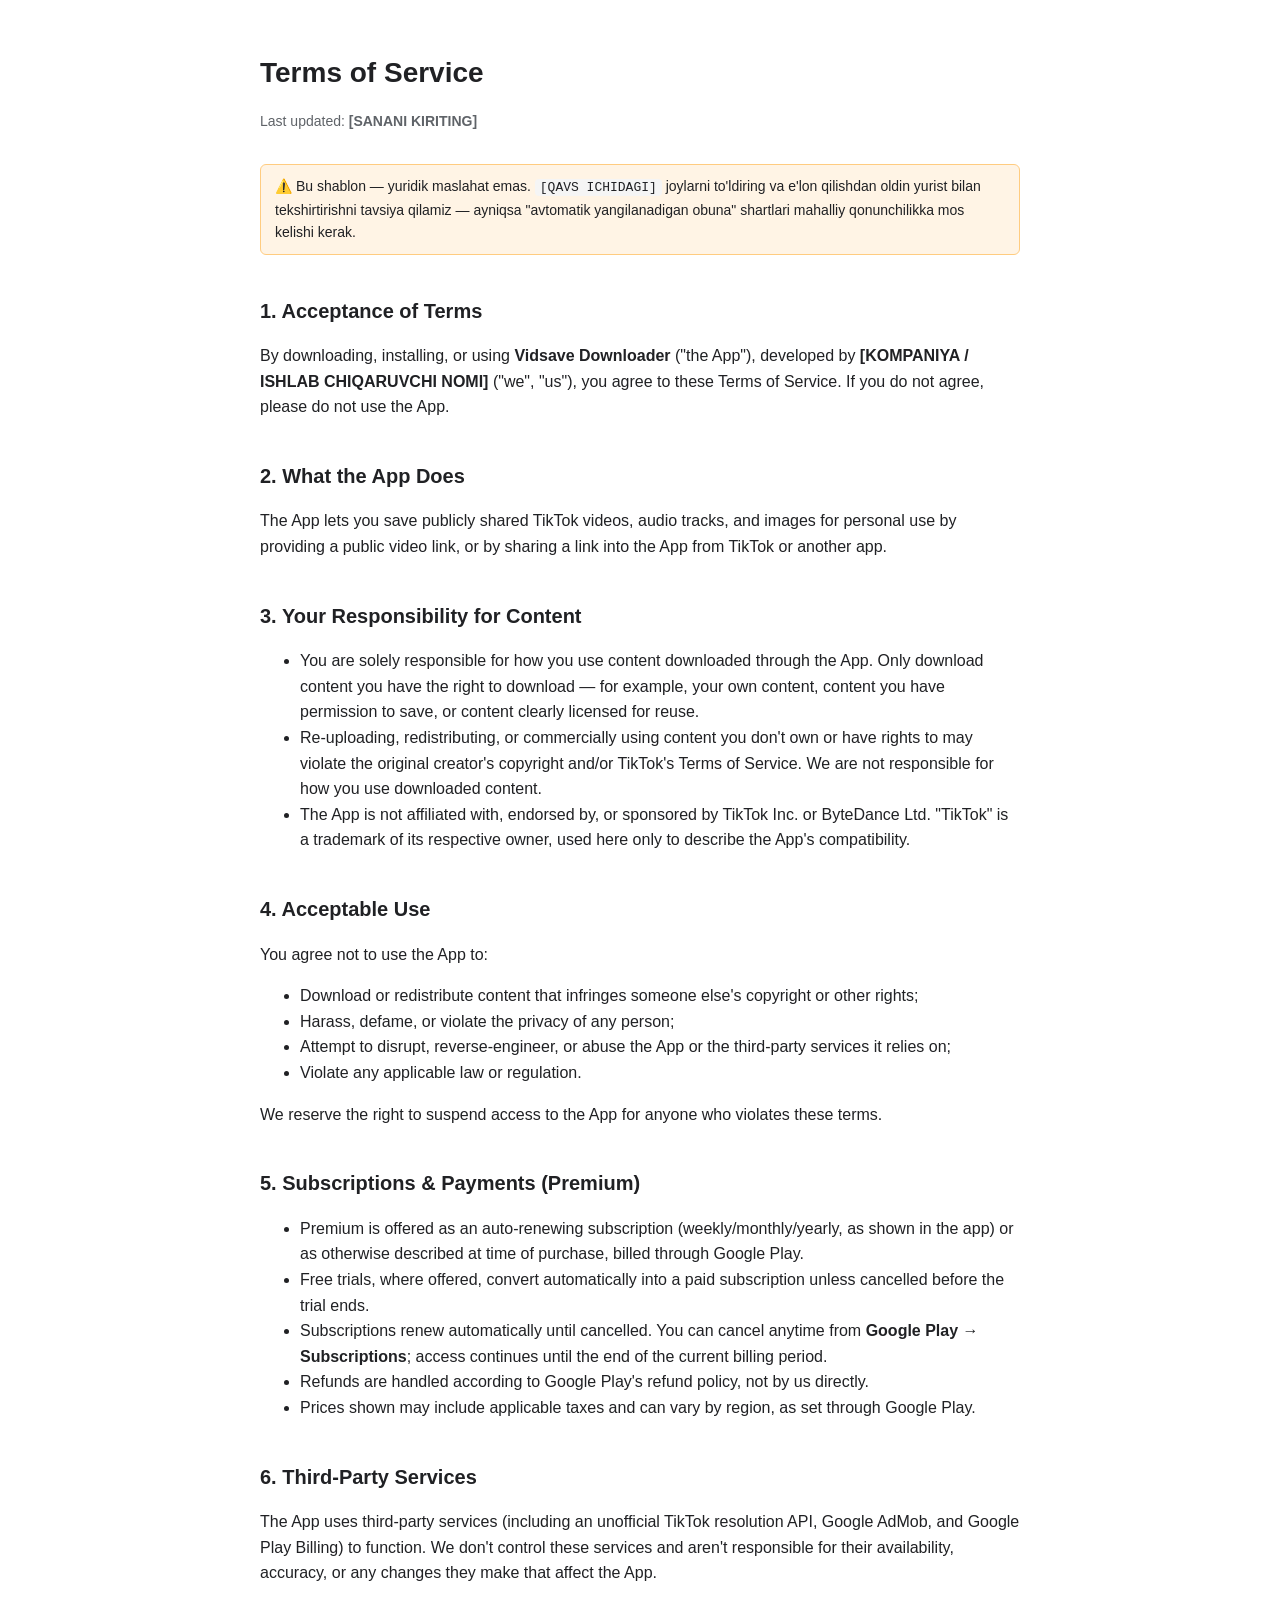
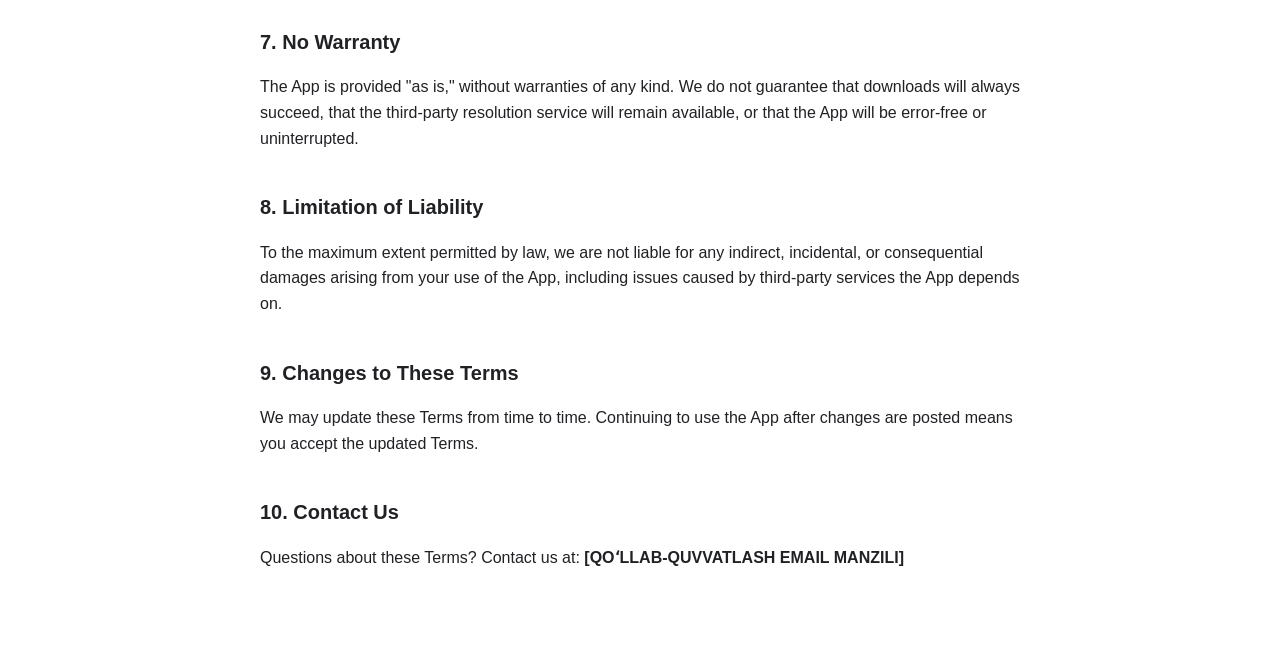
<file: rustore_terms.html>
<!doctype html>
<html lang="en">
<head>
<meta charset="utf-8">
<meta name="viewport" content="width=device-width, initial-scale=1">
<title>Terms of Service — Vidsave Downloader</title>
<style>
  body { font-family: -apple-system, Segoe UI, Roboto, Arial, sans-serif; line-height: 1.6; max-width: 760px; margin: 0 auto; padding: 32px 20px 80px; color: #202124; }
  h1 { font-size: 28px; margin-bottom: 4px; }
  h2 { font-size: 20px; margin-top: 40px; }
  .updated { color: #5f6368; font-size: 14px; margin-bottom: 32px; }
  a { color: #d6006e; }
  code { background: #f5f5f5; padding: 1px 5px; border-radius: 4px; font-size: 13px; }
  .todo { background: #fff4e5; border: 1px solid #ffcc80; border-radius: 6px; padding: 10px 14px; font-size: 14px; }
</style>
</head>
<body>

<h1>Terms of Service</h1>
<p class="updated">Last updated: <strong>[SANANI KIRITING]</strong></p>

<p class="todo">
  ⚠️ Bu shablon — yuridik maslahat emas. <code>[QAVS ICHIDAGI]</code> joylarni to'ldiring va
  e'lon qilishdan oldin yurist bilan tekshirtirishni tavsiya qilamiz — ayniqsa "avtomatik
  yangilanadigan obuna" shartlari mahalliy qonunchilikka mos kelishi kerak.
</p>

<h2>1. Acceptance of Terms</h2>
<p>
  By downloading, installing, or using <strong>Vidsave Downloader</strong> ("the App"), developed by
  <strong>[KOMPANIYA / ISHLAB CHIQARUVCHI NOMI]</strong> ("we", "us"), you agree to these Terms of
  Service. If you do not agree, please do not use the App.
</p>

<h2>2. What the App Does</h2>
<p>
  The App lets you save publicly shared TikTok videos, audio tracks, and images for personal use by
  providing a public video link, or by sharing a link into the App from TikTok or another app.
</p>

<h2>3. Your Responsibility for Content</h2>
<ul>
  <li>
    You are solely responsible for how you use content downloaded through the App. Only download
    content you have the right to download — for example, your own content, content you have
    permission to save, or content clearly licensed for reuse.
  </li>
  <li>
    Re-uploading, redistributing, or commercially using content you don't own or have rights to may
    violate the original creator's copyright and/or TikTok's Terms of Service. We are not
    responsible for how you use downloaded content.
  </li>
  <li>
    The App is not affiliated with, endorsed by, or sponsored by TikTok Inc. or ByteDance Ltd.
    "TikTok" is a trademark of its respective owner, used here only to describe the App's
    compatibility.
  </li>
</ul>

<h2>4. Acceptable Use</h2>
<p>You agree not to use the App to:</p>
<ul>
  <li>Download or redistribute content that infringes someone else's copyright or other rights;</li>
  <li>Harass, defame, or violate the privacy of any person;</li>
  <li>Attempt to disrupt, reverse-engineer, or abuse the App or the third-party services it relies on;</li>
  <li>Violate any applicable law or regulation.</li>
</ul>
<p>We reserve the right to suspend access to the App for anyone who violates these terms.</p>

<h2>5. Subscriptions &amp; Payments (Premium)</h2>
<ul>
  <li>
    Premium is offered as an auto-renewing subscription (weekly/monthly/yearly, as shown in the
    app) or as otherwise described at time of purchase, billed through Google Play.
  </li>
  <li>
    Free trials, where offered, convert automatically into a paid subscription unless cancelled
    before the trial ends.
  </li>
  <li>
    Subscriptions renew automatically until cancelled. You can cancel anytime from
    <strong>Google Play → Subscriptions</strong>; access continues until the end of the current
    billing period.
  </li>
  <li>
    Refunds are handled according to Google Play's refund policy, not by us directly.
  </li>
  <li>
    Prices shown may include applicable taxes and can vary by region, as set through Google Play.
  </li>
</ul>

<h2>6. Third-Party Services</h2>
<p>
  The App uses third-party services (including an unofficial TikTok resolution API, Google AdMob,
  and Google Play Billing) to function. We don't control these services and aren't responsible for
  their availability, accuracy, or any changes they make that affect the App.
</p>

<h2>7. No Warranty</h2>
<p>
  The App is provided "as is," without warranties of any kind. We do not guarantee that downloads
  will always succeed, that the third-party resolution service will remain available, or that the
  App will be error-free or uninterrupted.
</p>

<h2>8. Limitation of Liability</h2>
<p>
  To the maximum extent permitted by law, we are not liable for any indirect, incidental, or
  consequential damages arising from your use of the App, including issues caused by third-party
  services the App depends on.
</p>

<h2>9. Changes to These Terms</h2>
<p>
  We may update these Terms from time to time. Continuing to use the App after changes are posted
  means you accept the updated Terms.
</p>

<h2>10. Contact Us</h2>
<p>
  Questions about these Terms? Contact us at: <strong>[QOʻLLAB-QUVVATLASH EMAIL MANZILI]</strong>
</p>

</body>
</html>
</file>
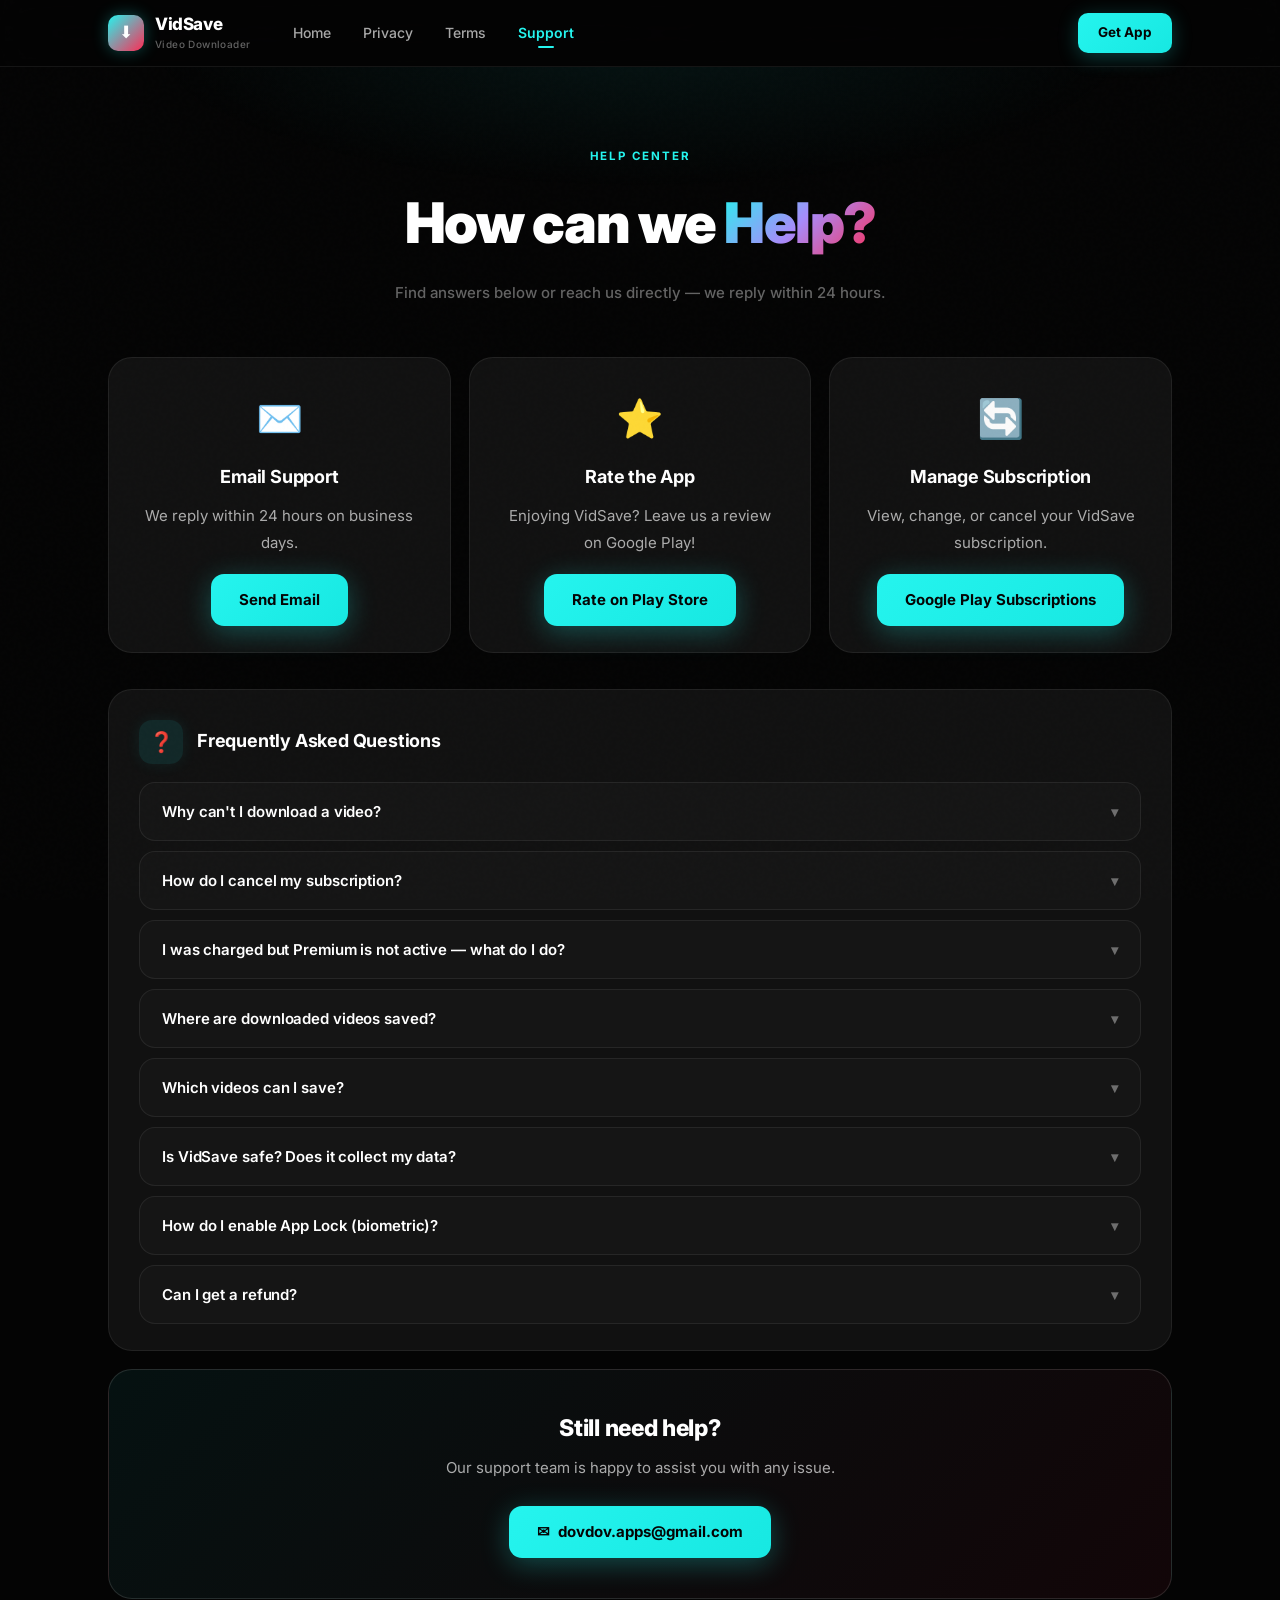
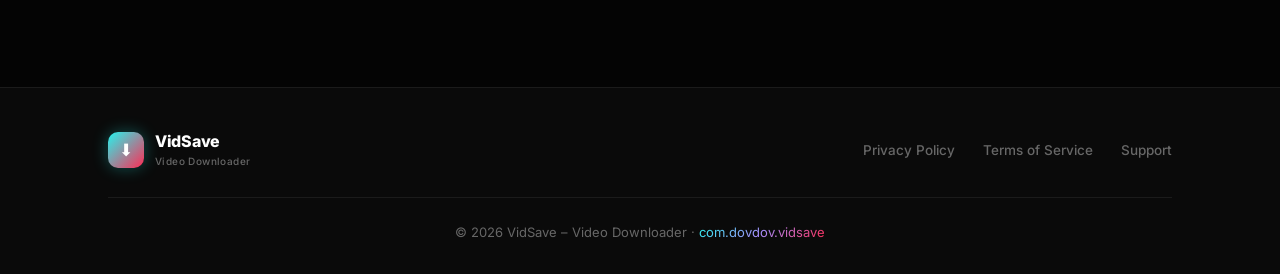
<file: support.html>
<!DOCTYPE html>
<html lang="en">
<head>
  <meta charset="UTF-8"/>
  <meta name="viewport" content="width=device-width,initial-scale=1.0"/>
  <title>Support – VidSave – Video Downloader</title>
  <link rel="preconnect" href="https://fonts.googleapis.com"/>
  <link rel="preconnect" href="https://fonts.gstatic.com" crossorigin/>
  <link rel="stylesheet" href="style.css"/>
</head>
<body>
  <nav class="nav">
    <div class="nav-inner">
      <a href="index.html" class="nav-logo">
        <div class="nav-logo-icon">⬇</div>
        <div><div>VidSave</div><div class="nav-logo-sub">Video Downloader</div></div>
      </a>
      <div class="nav-links">
        <a href="index.html">Home</a>
        <a href="privacy.html">Privacy</a>
        <a href="terms.html">Terms</a>
        <a href="support.html" class="active">Support</a>
      </div>
      <a href="https://play.google.com/store/apps/details?id=com.dovdov.vidsave" class="nav-btn" target="_blank">Get App</a>
      <button class="burger" onclick="toggleMenu()">☰</button>
    </div>
    <div class="mobile-menu" id="mobileMenu">
      <a href="index.html">Home</a>
      <a href="privacy.html">Privacy</a>
      <a href="terms.html">Terms</a>
      <a href="support.html">Support</a>
    </div>
  </nav>

  <div class="page-header">
    <div class="section-label">Help Center</div>
    <h1>How can we <span class="grad">Help?</span></h1>
    <p>Find answers below or reach us directly — we reply within 24 hours.</p>
  </div>

  <div class="container page-content">

    <!-- Quick contact cards -->
    <div class="support-grid">
      <div class="card reveal" style="text-align:center;">
        <div style="font-size:38px;margin-bottom:14px;">✉️</div>
        <div class="card-title">Email Support</div>
        <p style="margin:10px 0 18px;">We reply within 24 hours on business days.</p>
        <a href="mailto:dovdov.apps@gmail.com" class="btn-primary" style="display:inline-flex;">Send Email</a>
      </div>
      <div class="card reveal" style="text-align:center;">
        <div style="font-size:38px;margin-bottom:14px;">⭐</div>
        <div class="card-title">Rate the App</div>
        <p style="margin:10px 0 18px;">Enjoying VidSave? Leave us a review on Google Play!</p>
        <a href="https://play.google.com/store/apps/details?id=com.dovdov.vidsave" class="btn-primary" style="display:inline-flex;" target="_blank">Rate on Play Store</a>
      </div>
      <div class="card reveal" style="text-align:center;">
        <div style="font-size:38px;margin-bottom:14px;">🔄</div>
        <div class="card-title">Manage Subscription</div>
        <p style="margin:10px 0 18px;">View, change, or cancel your VidSave subscription.</p>
        <a href="https://play.google.com/store/account/subscriptions?package=com.dovdov.vidsave" class="btn-primary" style="display:inline-flex;" target="_blank">Google Play Subscriptions</a>
      </div>
    </div>

    <!-- FAQ -->
    <div class="card reveal">
      <div class="card-header"><div class="card-icon cyan">❓</div><div class="card-title">Frequently Asked Questions</div></div>
      <div class="faq-list">

        <div class="faq-item">
          <button class="faq-q" onclick="toggleFaq(this)">
            Why can't I download a video?
            <span class="faq-arrow">▾</span>
          </button>
          <div class="faq-a">The platform may have changed its API. Try updating the app to the latest version. If the issue persists, copy the link, paste it again, and try the download. Some private or age-restricted videos cannot be downloaded.</div>
        </div>

        <div class="faq-item">
          <button class="faq-q" onclick="toggleFaq(this)">
            How do I cancel my subscription?
            <span class="faq-arrow">▾</span>
          </button>
          <div class="faq-a">Open Google Play → tap your profile icon → Payments &amp; subscriptions → Subscriptions → VidSave → Cancel subscription. You will keep Premium access until the end of the billing period.</div>
        </div>

        <div class="faq-item">
          <button class="faq-q" onclick="toggleFaq(this)">
            I was charged but Premium is not active — what do I do?
            <span class="faq-arrow">▾</span>
          </button>
          <div class="faq-a">Open VidSave → Settings → Premium → Restore Purchases. This re-syncs your purchase with Google Play. Make sure you are signed into the same Google account used for the purchase. If the problem continues, email us with your order ID.</div>
        </div>

        <div class="faq-item">
          <button class="faq-q" onclick="toggleFaq(this)">
            Where are downloaded videos saved?
            <span class="faq-arrow">▾</span>
          </button>
          <div class="faq-a">By default, videos are saved to the Downloads folder. You can change the save location in Settings → Save Folder. You can choose Downloads, Movies, Music, or DCIM.</div>
        </div>

        <div class="faq-item">
          <button class="faq-q" onclick="toggleFaq(this)">
            Which videos can I save?
            <span class="faq-arrow">▾</span>
          </button>
          <div class="faq-a">Paste the link of a public video you own or have permission to download, choose the quality and tap Download. Videos from sites that don't allow downloads, and DRM-protected videos, can't be saved.</div>
        </div>

        <div class="faq-item">
          <button class="faq-q" onclick="toggleFaq(this)">
            Is VidSave safe? Does it collect my data?
            <span class="faq-arrow">▾</span>
          </button>
          <div class="faq-a">VidSave does not collect or store any personal data on external servers. Download history and preferences stay entirely on your device. We use Google AdMob for ads (free users) and Google Play Billing for subscriptions. See our Privacy Policy for full details.</div>
        </div>

        <div class="faq-item">
          <button class="faq-q" onclick="toggleFaq(this)">
            How do I enable App Lock (biometric)?
            <span class="faq-arrow">▾</span>
          </button>
          <div class="faq-a">Go to Settings → App Lock and enable the toggle. Your device must support fingerprint or face unlock. Once enabled, the app will require biometric authentication every time you open it.</div>
        </div>

        <div class="faq-item">
          <button class="faq-q" onclick="toggleFaq(this)">
            Can I get a refund?
            <span class="faq-arrow">▾</span>
          </button>
          <div class="faq-a">All subscription purchases are processed by Google Play. Refund requests should be submitted through Google Play's refund process at play.google.com/store/account/orderhistory. We cannot issue refunds directly, but we'll do our best to help resolve any issues.</div>
        </div>

      </div>
    </div>

    <!-- Contact -->
    <div class="contact-card reveal">
      <h3>Still need help?</h3>
      <p>Our support team is happy to assist you with any issue.</p>
      <a href="mailto:dovdov.apps@gmail.com" class="btn-primary">✉ &nbsp;dovdov.apps@gmail.com</a>
    </div>

  </div>

  <footer class="footer">
    <div class="container">
      <div class="footer-inner">
        <div class="footer-logo"><div class="nav-logo-icon">⬇</div><div><div>VidSave</div><div class="nav-logo-sub">Video Downloader</div></div></div>
        <div class="footer-links">
          <a href="privacy.html">Privacy Policy</a>
          <a href="terms.html">Terms of Service</a>
          <a href="support.html">Support</a>
        </div>
      </div>
      <div class="footer-bottom"><p>© 2026 VidSave – Video Downloader · <span class="grad">com.dovdov.vidsave</span></p></div>
    </div>
  </footer>

  <script>
    function toggleMenu() { document.getElementById('mobileMenu').classList.toggle('open'); }
    function toggleFaq(btn) { btn.closest('.faq-item').classList.toggle('open'); }
    const observer = new IntersectionObserver(entries => {
      entries.forEach(e => { if (e.isIntersecting) e.target.classList.add('visible'); });
    }, { threshold: 0.1 });
    document.querySelectorAll('.reveal').forEach(el => observer.observe(el));
  </script>
</body>
</html>
</file>
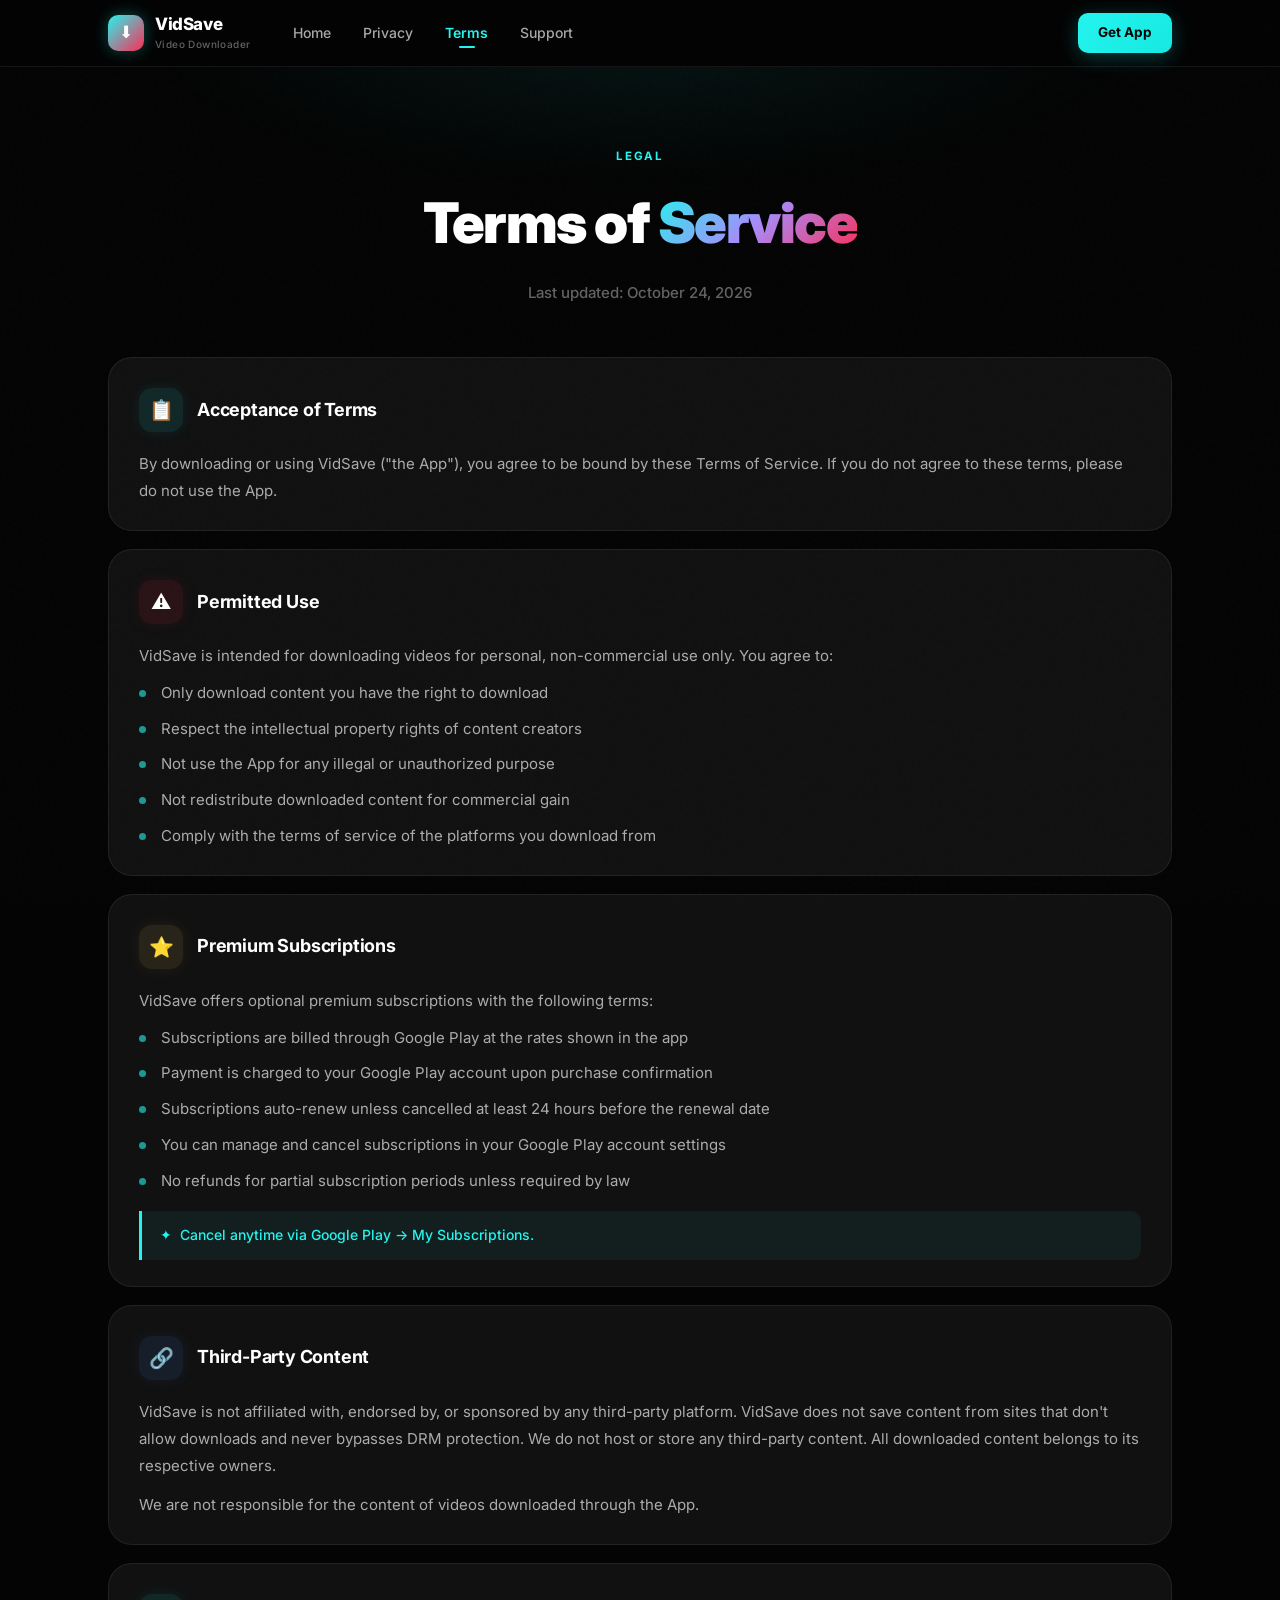
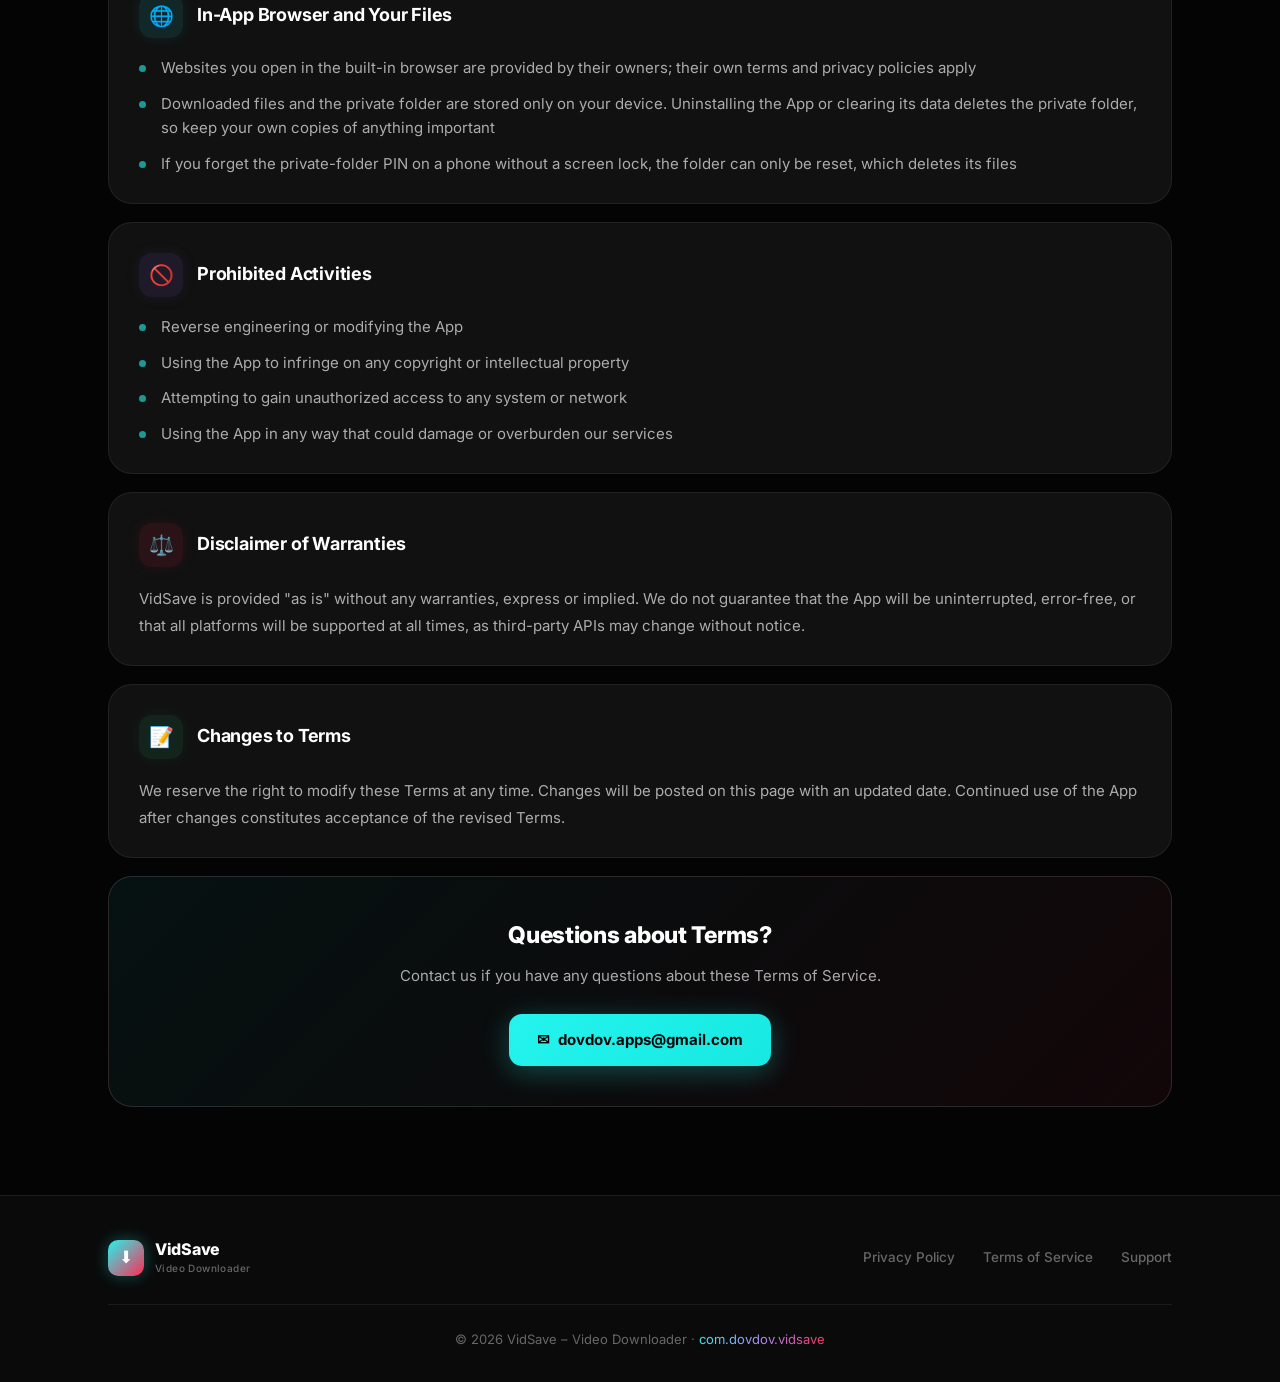
<file: terms.html>
<!DOCTYPE html>
<html lang="en">
<head>
  <meta charset="UTF-8"/>
  <meta name="viewport" content="width=device-width,initial-scale=1.0"/>
  <title>Terms of Service – VidSave – Video Downloader</title>
  <link rel="preconnect" href="https://fonts.googleapis.com"/>
  <link rel="preconnect" href="https://fonts.gstatic.com" crossorigin/>
  <link rel="stylesheet" href="style.css"/>
</head>
<body>
  <nav class="nav">
    <div class="nav-inner">
      <a href="index.html" class="nav-logo">
        <div class="nav-logo-icon">⬇</div>
        <div><div>VidSave</div><div class="nav-logo-sub">Video Downloader</div></div>
      </a>
      <div class="nav-links">
        <a href="index.html">Home</a>
        <a href="privacy.html">Privacy</a>
        <a href="terms.html" class="active">Terms</a>
        <a href="support.html">Support</a>
      </div>
      <a href="https://play.google.com/store/apps/details?id=com.dovdov.vidsave" class="nav-btn" target="_blank">Get App</a>
      <button class="burger" onclick="toggleMenu()">☰</button>
    </div>
    <div class="mobile-menu" id="mobileMenu">
      <a href="index.html">Home</a>
      <a href="privacy.html">Privacy</a>
      <a href="terms.html">Terms</a>
      <a href="support.html">Support</a>
    </div>
  </nav>

  <div class="page-header">
    <div class="section-label">Legal</div>
    <h1>Terms of <span class="grad">Service</span></h1>
    <p>Last updated: October 24, 2026</p>
  </div>

  <div class="container page-content">

    <div class="card reveal">
      <div class="card-header"><div class="card-icon cyan">📋</div><div class="card-title">Acceptance of Terms</div></div>
      <p>By downloading or using VidSave ("the App"), you agree to be bound by these Terms of Service. If you do not agree to these terms, please do not use the App.</p>
    </div>

    <div class="card reveal">
      <div class="card-header"><div class="card-icon red">⚠️</div><div class="card-title">Permitted Use</div></div>
      <p>VidSave is intended for downloading videos for personal, non-commercial use only. You agree to:</p>
      <ul>
        <li>Only download content you have the right to download</li>
        <li>Respect the intellectual property rights of content creators</li>
        <li>Not use the App for any illegal or unauthorized purpose</li>
        <li>Not redistribute downloaded content for commercial gain</li>
        <li>Comply with the terms of service of the platforms you download from</li>
      </ul>
    </div>

    <div class="card reveal">
      <div class="card-header"><div class="card-icon gold">⭐</div><div class="card-title">Premium Subscriptions</div></div>
      <p>VidSave offers optional premium subscriptions with the following terms:</p>
      <ul>
        <li>Subscriptions are billed through Google Play at the rates shown in the app</li>
        <li>Payment is charged to your Google Play account upon purchase confirmation</li>
        <li>Subscriptions auto-renew unless cancelled at least 24 hours before the renewal date</li>
        <li>You can manage and cancel subscriptions in your Google Play account settings</li>
        <li>No refunds for partial subscription periods unless required by law</li>
      </ul>
      <div class="highlight">✦ &nbsp;Cancel anytime via Google Play → My Subscriptions.</div>
    </div>

    <div class="card reveal">
      <div class="card-header"><div class="card-icon blue">🔗</div><div class="card-title">Third-Party Content</div></div>
      <p>VidSave is not affiliated with, endorsed by, or sponsored by any third-party platform. VidSave does not save content from sites that don't allow downloads and never bypasses DRM protection. We do not host or store any third-party content. All downloaded content belongs to its respective owners.</p>
      <p>We are not responsible for the content of videos downloaded through the App.</p>
    </div>

    <div class="card reveal">
      <div class="card-header"><div class="card-icon cyan">🌐</div><div class="card-title">In-App Browser and Your Files</div></div>
      <ul>
        <li>Websites you open in the built-in browser are provided by their owners; their own terms and privacy policies apply</li>
        <li>Downloaded files and the private folder are stored only on your device. Uninstalling the App or clearing its data deletes the private folder, so keep your own copies of anything important</li>
        <li>If you forget the private-folder PIN on a phone without a screen lock, the folder can only be reset, which deletes its files</li>
      </ul>
    </div>

    <div class="card reveal">
      <div class="card-header"><div class="card-icon purple">🚫</div><div class="card-title">Prohibited Activities</div></div>
      <ul>
        <li>Reverse engineering or modifying the App</li>
        <li>Using the App to infringe on any copyright or intellectual property</li>
        <li>Attempting to gain unauthorized access to any system or network</li>
        <li>Using the App in any way that could damage or overburden our services</li>
      </ul>
    </div>

    <div class="card reveal">
      <div class="card-header"><div class="card-icon red">⚖️</div><div class="card-title">Disclaimer of Warranties</div></div>
      <p>VidSave is provided "as is" without any warranties, express or implied. We do not guarantee that the App will be uninterrupted, error-free, or that all platforms will be supported at all times, as third-party APIs may change without notice.</p>
    </div>

    <div class="card reveal">
      <div class="card-header"><div class="card-icon green">📝</div><div class="card-title">Changes to Terms</div></div>
      <p>We reserve the right to modify these Terms at any time. Changes will be posted on this page with an updated date. Continued use of the App after changes constitutes acceptance of the revised Terms.</p>
    </div>

    <div class="contact-card reveal">
      <h3>Questions about Terms?</h3>
      <p>Contact us if you have any questions about these Terms of Service.</p>
      <a href="mailto:dovdov.apps@gmail.com" class="btn-primary">✉ &nbsp;dovdov.apps@gmail.com</a>
    </div>
  </div>

  <footer class="footer">
    <div class="container">
      <div class="footer-inner">
        <div class="footer-logo"><div class="nav-logo-icon">⬇</div><div><div>VidSave</div><div class="nav-logo-sub">Video Downloader</div></div></div>
        <div class="footer-links">
          <a href="privacy.html">Privacy Policy</a>
          <a href="terms.html">Terms of Service</a>
          <a href="support.html">Support</a>
        </div>
      </div>
      <div class="footer-bottom"><p>© 2026 VidSave – Video Downloader · <span class="grad">com.dovdov.vidsave</span></p></div>
    </div>
  </footer>
  <script>
    function toggleMenu(){document.getElementById('mobileMenu').classList.toggle('open');}
    const observer = new IntersectionObserver(entries => {
      entries.forEach(e => { if (e.isIntersecting) e.target.classList.add('visible'); });
    }, { threshold: 0.1 });
    document.querySelectorAll('.reveal').forEach(el => observer.observe(el));
  </script>
</body>
</html>
</file>
<file: style.css>
/* ─── Google Fonts ───────────────────────────────────────────────────────── */
@import url('https://fonts.googleapis.com/css2?family=Inter:wght@400;500;600;700;800;900&display=swap');

/* ─── Reset ──────────────────────────────────────────────────────────────── */
*, *::before, *::after { box-sizing: border-box; margin: 0; padding: 0; }

/* ─── Variables ──────────────────────────────────────────────────────────── */
:root {
  --cyan:       #25F4EE;
  --cyan-dim:   rgba(37,244,238,0.12);
  --red:        #FE2C55;
  --red-dim:    rgba(254,44,85,0.12);
  --gold:       #FFD060;
  --purple:     #9B6DFF;
  --green:      #2ECC8A;
  --blue:       #4896FF;

  --bg:         #040404;
  --bg2:        #0A0A0A;
  --bg3:        #111111;
  --bg4:        #181818;
  --border:     rgba(255,255,255,0.07);
  --border2:    rgba(255,255,255,0.12);

  --text:       #FFFFFF;
  --text2:      rgba(255,255,255,0.65);
  --text3:      rgba(255,255,255,0.38);

  --r-sm:  10px;
  --r-md:  16px;
  --r-lg:  24px;
  --r-xl:  32px;
}

html { scroll-behavior: smooth; }

body {
  background: var(--bg);
  color: var(--text);
  font-family: 'Inter', -apple-system, BlinkMacSystemFont, sans-serif;
  line-height: 1.6;
  -webkit-font-smoothing: antialiased;
  overflow-x: hidden;
}

a { color: inherit; text-decoration: none; }
ul { list-style: none; }

/* ─── Gradient text ──────────────────────────────────────────────────────── */
.grad {
  background: linear-gradient(135deg, var(--cyan) 0%, #a78bfa 50%, var(--red) 100%);
  -webkit-background-clip: text;
  -webkit-text-fill-color: transparent;
  background-clip: text;
}
.grad-cyan {
  background: linear-gradient(135deg, var(--cyan), #0dd3cc);
  -webkit-background-clip: text;
  -webkit-text-fill-color: transparent;
  background-clip: text;
}

/* ─── Container ──────────────────────────────────────────────────────────── */
.container { max-width: 1120px; margin: 0 auto; padding: 0 28px; }

/* ─── Background noise/grain overlay ────────────────────────────────────── */
body::before {
  content: '';
  position: fixed;
  inset: 0;
  background-image: url("data:image/svg+xml,%3Csvg viewBox='0 0 256 256' xmlns='http://www.w3.org/2000/svg'%3E%3Cfilter id='noise'%3E%3CfeTurbulence type='fractalNoise' baseFrequency='0.9' numOctaves='4' stitchTiles='stitch'/%3E%3C/filter%3E%3Crect width='100%25' height='100%25' filter='url(%23noise)' opacity='0.03'/%3E%3C/svg%3E");
  pointer-events: none;
  z-index: 0;
  opacity: .4;
}

/* ─── NAV ────────────────────────────────────────────────────────────────── */
.nav {
  position: sticky;
  top: 0;
  z-index: 200;
  background: rgba(4,4,4,0.8);
  backdrop-filter: blur(24px) saturate(180%);
  -webkit-backdrop-filter: blur(24px) saturate(180%);
  border-bottom: 1px solid var(--border);
}
.nav-inner {
  max-width: 1120px;
  margin: 0 auto;
  padding: 0 28px;
  height: 66px;
  display: flex;
  align-items: center;
  gap: 28px;
}
.nav-logo {
  display: flex;
  align-items: center;
  gap: 11px;
  flex-shrink: 0;
}
.nav-logo-icon {
  width: 36px; height: 36px;
  background: linear-gradient(135deg, var(--cyan), var(--red));
  border-radius: 10px;
  display: flex; align-items: center; justify-content: center;
  font-size: 17px;
  box-shadow: 0 0 16px rgba(37,244,238,0.3);
  flex-shrink: 0;
}
.nav-logo > div > div:first-child {
  font-size: 17px;
  font-weight: 800;
  letter-spacing: -0.4px;
  line-height: 1.2;
}
.nav-logo-sub {
  font-size: 10px;
  font-weight: 500;
  color: var(--text3);
  letter-spacing: .4px;
  margin-top: 1px;
}
.nav-links {
  display: flex;
  gap: 2px;
  flex: 1;
}
.nav-links a {
  padding: 7px 15px;
  border-radius: 8px;
  font-size: 14px;
  font-weight: 500;
  color: var(--text2);
  transition: color .2s, background .2s;
  position: relative;
}
.nav-links a:hover { color: var(--text); background: rgba(255,255,255,0.05); }
.nav-links a.active { color: var(--cyan); font-weight: 600; }
.nav-links a.active::after {
  content: '';
  position: absolute;
  bottom: 3px; left: 50%;
  transform: translateX(-50%);
  width: 16px; height: 2px;
  background: var(--cyan);
  border-radius: 2px;
}
.nav-btn {
  padding: 9px 20px;
  background: linear-gradient(135deg, var(--cyan), #17e8e2);
  color: #050505 !important;
  border-radius: 10px;
  font-size: 13.5px;
  font-weight: 700;
  white-space: nowrap;
  transition: opacity .2s, transform .15s, box-shadow .2s;
  flex-shrink: 0;
  box-shadow: 0 4px 20px rgba(37,244,238,0.25);
}
.nav-btn:hover { opacity: .92; transform: translateY(-1px); box-shadow: 0 6px 28px rgba(37,244,238,0.35); }
.burger {
  display: none;
  background: none;
  border: 1px solid var(--border2);
  color: var(--text);
  font-size: 18px;
  cursor: pointer;
  margin-left: auto;
  width: 38px; height: 38px;
  border-radius: 9px;
  align-items: center;
  justify-content: center;
}
.mobile-menu {
  display: none;
  flex-direction: column;
  padding: 10px 20px 18px;
  border-top: 1px solid var(--border);
  gap: 2px;
  background: rgba(4,4,4,0.95);
}
.mobile-menu.open { display: flex; }
.mobile-menu a {
  padding: 11px 14px;
  border-radius: 10px;
  color: var(--text2);
  font-size: 15px;
  font-weight: 500;
  transition: background .2s, color .2s;
}
.mobile-menu a:hover { background: rgba(255,255,255,0.05); color: var(--text); }

@media (max-width: 740px) {
  .nav-links { display: none; }
  .burger { display: flex; }
  .nav-btn { display: none; }
}

/* ─── HERO ───────────────────────────────────────────────────────────────── */
.hero {
  position: relative;
  min-height: calc(100vh - 66px);
  display: flex;
  align-items: center;
  padding: 80px 28px 70px;
  gap: 56px;
  max-width: 1120px;
  margin: 0 auto;
  overflow: hidden;
}

/* Ambient blobs */
.hero::before, .hero::after {
  content: '';
  position: absolute;
  border-radius: 50%;
  filter: blur(80px);
  pointer-events: none;
  animation: blobFloat 8s ease-in-out infinite;
}
.hero::before {
  width: 560px; height: 560px;
  background: radial-gradient(circle, rgba(37,244,238,0.09) 0%, transparent 65%);
  top: -10%; left: -8%;
}
.hero::after {
  width: 480px; height: 480px;
  background: radial-gradient(circle, rgba(254,44,85,0.09) 0%, transparent 65%);
  bottom: 0; right: -5%;
  animation-delay: -4s;
}
@keyframes blobFloat {
  0%, 100% { transform: translateY(0) scale(1); }
  50% { transform: translateY(-24px) scale(1.04); }
}

.hero-content {
  position: relative;
  z-index: 1;
  flex: 1;
  max-width: 580px;
}
.hero-badge {
  display: inline-flex;
  align-items: center;
  gap: 7px;
  background: rgba(37,244,238,0.08);
  border: 1px solid rgba(37,244,238,0.2);
  color: var(--cyan);
  padding: 7px 16px;
  border-radius: 50px;
  font-size: 12.5px;
  font-weight: 600;
  letter-spacing: .3px;
  margin-bottom: 26px;
  animation: fadeSlideUp .6s ease both;
}
.hero-badge span { width: 6px; height: 6px; background: var(--cyan); border-radius: 50%; animation: pulse 2s infinite; }
@keyframes pulse { 0%,100%{opacity:1;transform:scale(1)} 50%{opacity:.5;transform:scale(.8)} }

.hero h1 {
  font-size: clamp(40px, 6.5vw, 68px);
  font-weight: 900;
  line-height: 1.05;
  letter-spacing: -2px;
  margin-bottom: 22px;
  animation: fadeSlideUp .6s .1s ease both;
}
.hero-sub {
  font-size: 17px;
  color: var(--text2);
  max-width: 460px;
  margin-bottom: 38px;
  line-height: 1.75;
  animation: fadeSlideUp .6s .2s ease both;
}
.hero-btns {
  display: flex;
  gap: 12px;
  flex-wrap: wrap;
  margin-bottom: 48px;
  animation: fadeSlideUp .6s .3s ease both;
}

/* Buttons */
.btn-primary {
  display: inline-flex;
  align-items: center;
  gap: 9px;
  padding: 14px 28px;
  background: linear-gradient(135deg, var(--cyan), #17e8e2);
  color: #050505;
  border-radius: 13px;
  font-size: 15px;
  font-weight: 700;
  transition: opacity .2s, transform .15s, box-shadow .2s;
  box-shadow: 0 6px 28px rgba(37,244,238,0.28);
  position: relative;
  overflow: hidden;
}
.btn-primary::after {
  content: '';
  position: absolute;
  inset: 0;
  background: linear-gradient(90deg, transparent, rgba(255,255,255,0.2), transparent);
  transform: translateX(-100%);
  transition: transform .5s;
}
.btn-primary:hover::after { transform: translateX(100%); }
.btn-primary:hover { opacity: .93; transform: translateY(-2px); box-shadow: 0 10px 36px rgba(37,244,238,0.36); }

.btn-outline {
  display: inline-flex;
  align-items: center;
  gap: 8px;
  padding: 14px 28px;
  border: 1px solid var(--border2);
  border-radius: 13px;
  font-size: 15px;
  font-weight: 600;
  color: var(--text2);
  background: rgba(255,255,255,0.03);
  transition: border-color .2s, color .2s, transform .15s, background .2s;
}
.btn-outline:hover { border-color: rgba(255,255,255,0.28); color: var(--text); transform: translateY(-2px); background: rgba(255,255,255,0.06); }

.hero-stats {
  display: flex;
  align-items: center;
  gap: 28px;
  animation: fadeSlideUp .6s .4s ease both;
}
.stat { text-align: center; }
.stat strong { display: block; font-size: 24px; font-weight: 800; letter-spacing: -0.5px; }
.stat span { font-size: 11px; color: var(--text3); text-transform: uppercase; letter-spacing: .8px; font-weight: 500; }
.stat-divider { width: 1px; height: 38px; background: var(--border2); }

/* Phone mockup */
.hero-phone {
  position: relative;
  z-index: 1;
  flex-shrink: 0;
  animation: fadeSlideUp .7s .15s ease both;
}
.phone-wrap {
  position: relative;
}
.phone-glow {
  position: absolute;
  inset: -30px;
  background: radial-gradient(ellipse 60% 70% at 50% 50%, rgba(37,244,238,0.12), transparent 70%);
  pointer-events: none;
  animation: blobFloat 4s ease-in-out infinite;
}
.phone-mockup {
  width: 248px;
  background: linear-gradient(160deg, var(--bg3), var(--bg4));
  border-radius: 40px;
  border: 1.5px solid rgba(255,255,255,0.1);
  padding: 14px;
  box-shadow:
    0 40px 100px rgba(0,0,0,0.75),
    0 0 0 1px rgba(255,255,255,0.04),
    inset 0 1px 0 rgba(255,255,255,0.08);
  position: relative;
}
.phone-notch {
  width: 70px; height: 6px;
  background: rgba(255,255,255,0.1);
  border-radius: 3px;
  margin: 0 auto 12px;
}
.phone-screen {
  background: var(--bg2);
  border-radius: 28px;
  overflow: hidden;
  padding: 16px;
}
.phone-status {
  display: flex;
  justify-content: space-between;
  font-size: 11px;
  color: var(--text3);
  margin-bottom: 14px;
  font-weight: 500;
}
.app-header {
  display: flex;
  justify-content: space-between;
  align-items: center;
  margin-bottom: 14px;
}
.app-title { font-size: 16px; font-weight: 800; color: var(--cyan); letter-spacing: -.3px; }
.app-icon-row { font-size: 14px; color: var(--text3); }
.app-input {
  display: flex;
  align-items: center;
  gap: 8px;
  background: rgba(255,255,255,0.05);
  border: 1px solid var(--border);
  border-radius: 11px;
  padding: 10px 12px;
  margin-bottom: 10px;
}
.input-icon { font-size: 14px; }
.input-text { font-size: 11px; color: var(--text3); }
.app-btn-row { margin-bottom: 12px; }
.app-dl-btn {
  background: linear-gradient(135deg, var(--cyan), #17e8e2);
  color: #050505;
  text-align: center;
  padding: 9px;
  border-radius: 9px;
  font-size: 13px;
  font-weight: 800;
  box-shadow: 0 4px 16px rgba(37,244,238,0.2);
}
.app-card {
  display: flex;
  gap: 10px;
  background: rgba(255,255,255,0.04);
  border: 1px solid var(--border);
  border-radius: 11px;
  padding: 10px;
}
.app-card-thumb {
  width: 44px; height: 44px;
  background: linear-gradient(135deg, rgba(37,244,238,0.25), rgba(254,44,85,0.25));
  border-radius: 9px;
  flex-shrink: 0;
}
.app-card-info { flex: 1; }
.app-card-title { font-size: 12px; font-weight: 600; margin-bottom: 3px; }
.app-card-sub { font-size: 10px; color: var(--cyan); margin-bottom: 6px; font-weight: 500; }
.app-progress {
  height: 3px;
  background: rgba(255,255,255,0.08);
  border-radius: 10px;
  overflow: hidden;
}
.app-progress-bar {
  width: 65%;
  height: 100%;
  background: linear-gradient(90deg, var(--cyan), var(--red));
  border-radius: 10px;
  animation: progressAnim 2s ease-in-out infinite;
}
@keyframes progressAnim {
  0%   { width: 45%; }
  50%  { width: 80%; }
  100% { width: 45%; }
}

/* Floating badge on phone */
.phone-badge {
  position: absolute;
  top: 30px;
  right: -44px;
  background: rgba(10,10,10,0.9);
  border: 1px solid var(--border2);
  border-radius: 12px;
  padding: 10px 14px;
  font-size: 12px;
  font-weight: 600;
  backdrop-filter: blur(12px);
  white-space: nowrap;
  animation: floatBadge 3s ease-in-out infinite;
  box-shadow: 0 8px 24px rgba(0,0,0,0.4);
}
.phone-badge-dot { display: inline-block; width: 7px; height: 7px; background: var(--cyan); border-radius: 50%; margin-right: 6px; animation: pulse 2s infinite; }
.phone-badge2 {
  position: absolute;
  bottom: 50px;
  left: -52px;
  background: rgba(10,10,10,0.9);
  border: 1px solid var(--border2);
  border-radius: 12px;
  padding: 10px 14px;
  font-size: 12px;
  font-weight: 600;
  backdrop-filter: blur(12px);
  white-space: nowrap;
  animation: floatBadge 3s .8s ease-in-out infinite;
  box-shadow: 0 8px 24px rgba(0,0,0,0.4);
}
.phone-badge2-dot { display: inline-block; width: 7px; height: 7px; background: var(--red); border-radius: 50%; margin-right: 6px; }
@keyframes floatBadge { 0%,100%{transform:translateY(0)} 50%{transform:translateY(-7px)} }

@keyframes fadeSlideUp {
  from { opacity: 0; transform: translateY(22px); }
  to   { opacity: 1; transform: translateY(0); }
}

@media (max-width: 860px) {
  .hero { flex-direction: column; text-align: center; min-height: auto; padding-top: 56px; gap: 48px; }
  .hero-sub { max-width: 100%; }
  .hero-btns { justify-content: center; }
  .hero-stats { justify-content: center; }
  .hero-phone { order: -1; }
  .phone-badge, .phone-badge2 { display: none; }
}

/* ─── Platforms strip ────────────────────────────────────────────────────── */
.platforms-strip {
  border-top: 1px solid var(--border);
  border-bottom: 1px solid var(--border);
  padding: 22px 0;
  background: var(--bg2);
  overflow: hidden;
}
.platforms-inner {
  display: flex;
  align-items: center;
  justify-content: center;
  gap: 10px;
  flex-wrap: wrap;
  padding: 0 28px;
}
.platform-pill {
  display: flex;
  align-items: center;
  gap: 7px;
  padding: 7px 16px;
  background: var(--bg3);
  border: 1px solid var(--border);
  border-radius: 50px;
  font-size: 13px;
  font-weight: 600;
  color: var(--text2);
  transition: border-color .2s, color .2s;
}
.platform-pill:hover { border-color: var(--border2); color: var(--text); }
.platform-pill span { font-size: 16px; }
.platform-more {
  font-size: 13px;
  color: var(--text3);
  padding: 7px 16px;
  font-weight: 500;
}

/* ─── Sections ───────────────────────────────────────────────────────────── */
.section { padding: 96px 0; }
.section-label {
  display: inline-flex;
  align-items: center;
  gap: 6px;
  font-size: 11.5px;
  font-weight: 700;
  text-transform: uppercase;
  letter-spacing: 1.8px;
  color: var(--cyan);
  margin-bottom: 14px;
}
.section-label::before {
  content: '';
  width: 18px; height: 2px;
  background: var(--cyan);
  border-radius: 2px;
}
.section-title {
  font-size: clamp(30px, 4.5vw, 48px);
  font-weight: 900;
  letter-spacing: -1px;
  line-height: 1.1;
  margin-bottom: 14px;
}
.section-sub {
  font-size: 16px;
  color: var(--text2);
  margin-bottom: 52px;
  max-width: 500px;
  line-height: 1.7;
}

/* ─── Features grid ──────────────────────────────────────────────────────── */
.features-grid {
  display: grid;
  grid-template-columns: repeat(auto-fill, minmax(300px, 1fr));
  gap: 18px;
}
.feature-card {
  background: var(--bg3);
  border: 1px solid var(--border);
  border-radius: var(--r-lg);
  padding: 30px 26px;
  position: relative;
  overflow: hidden;
  transition: transform .25s, border-color .25s, box-shadow .25s;
}
.feature-card::before {
  content: '';
  position: absolute;
  inset: 0;
  opacity: 0;
  transition: opacity .25s;
}
.feature-card:hover { transform: translateY(-4px); border-color: var(--border2); }
.feature-card:hover::before { opacity: 1; }

.feature-card:nth-child(1)::before { background: radial-gradient(ellipse 60% 50% at 10% 10%, rgba(37,244,238,0.06), transparent); }
.feature-card:nth-child(2)::before { background: radial-gradient(ellipse 60% 50% at 10% 10%, rgba(254,44,85,0.06), transparent); }
.feature-card:nth-child(3)::before { background: radial-gradient(ellipse 60% 50% at 10% 10%, rgba(255,208,96,0.06), transparent); }
.feature-card:nth-child(4)::before { background: radial-gradient(ellipse 60% 50% at 10% 10%, rgba(72,150,255,0.06), transparent); }
.feature-card:nth-child(5)::before { background: radial-gradient(ellipse 60% 50% at 10% 10%, rgba(46,204,138,0.06), transparent); }
.feature-card:nth-child(6)::before { background: radial-gradient(ellipse 60% 50% at 10% 10%, rgba(155,109,255,0.06), transparent); }

.feature-icon {
  width: 50px; height: 50px;
  border-radius: 15px;
  display: flex; align-items: center; justify-content: center;
  font-size: 23px;
  margin-bottom: 18px;
  position: relative;
}
.feature-icon.cyan   { background: rgba(37,244,238,0.1);  box-shadow: 0 0 20px rgba(37,244,238,0.1); }
.feature-icon.red    { background: rgba(254,44,85,0.1);   box-shadow: 0 0 20px rgba(254,44,85,0.1); }
.feature-icon.gold   { background: rgba(255,208,96,0.1);  box-shadow: 0 0 20px rgba(255,208,96,0.1); }
.feature-icon.blue   { background: rgba(72,150,255,0.1);  box-shadow: 0 0 20px rgba(72,150,255,0.1); }
.feature-icon.green  { background: rgba(46,204,138,0.1);  box-shadow: 0 0 20px rgba(46,204,138,0.1); }
.feature-icon.purple { background: rgba(155,109,255,0.1); box-shadow: 0 0 20px rgba(155,109,255,0.1); }

.feature-card h3 { font-size: 17px; font-weight: 700; margin-bottom: 9px; letter-spacing: -.2px; }
.feature-card p  { font-size: 14px; color: var(--text2); line-height: 1.7; }

/* ─── Premium section ────────────────────────────────────────────────────── */
.premium-section {
  background: var(--bg2);
  position: relative;
  overflow: hidden;
}
.premium-section::before {
  content: '';
  position: absolute;
  width: 700px; height: 700px;
  background: radial-gradient(circle, rgba(155,109,255,0.06) 0%, transparent 65%);
  top: 50%; left: 50%;
  transform: translate(-50%, -50%);
  pointer-events: none;
}
.plans-grid {
  display: grid;
  grid-template-columns: repeat(auto-fill, minmax(250px, 1fr));
  gap: 20px;
  align-items: start;
}
.plan-card {
  background: var(--bg3);
  border: 1px solid var(--border);
  border-radius: var(--r-lg);
  padding: 30px 26px;
  position: relative;
  transition: transform .25s;
}
.plan-card:hover { transform: translateY(-4px); }
.plan-card.popular {
  background: linear-gradient(160deg, rgba(254,44,85,0.06), var(--bg3));
  border-color: rgba(254,44,85,0.35);
  box-shadow: 0 0 40px rgba(254,44,85,0.08);
}
.plan-card.best {
  background: linear-gradient(160deg, rgba(37,244,238,0.06), var(--bg3));
  border-color: rgba(37,244,238,0.35);
  box-shadow: 0 0 40px rgba(37,244,238,0.08);
}
.plan-badge {
  display: inline-block;
  padding: 4px 12px;
  border-radius: 50px;
  font-size: 11px;
  font-weight: 700;
  text-transform: uppercase;
  letter-spacing: .5px;
  background: rgba(254,44,85,0.12);
  color: var(--red);
  margin-bottom: 16px;
  border: 1px solid rgba(254,44,85,0.2);
}
.best-badge {
  background: rgba(37,244,238,0.1);
  color: var(--cyan);
  border-color: rgba(37,244,238,0.2);
}
.plan-name  {
  font-size: 13px;
  font-weight: 600;
  color: var(--text3);
  text-transform: uppercase;
  letter-spacing: 1px;
  margin-bottom: 10px;
}
.plan-price {
  font-size: 42px;
  font-weight: 900;
  letter-spacing: -1.5px;
  margin-bottom: 4px;
  line-height: 1;
}
.plan-price span { font-size: 16px; font-weight: 400; color: var(--text3); letter-spacing: 0; }
.plan-note  { font-size: 13px; color: var(--text3); margin-bottom: 20px; }
.plan-divider { height: 1px; background: var(--border); margin: 20px 0; }
.plan-features { display: flex; flex-direction: column; gap: 11px; }
.plan-features li {
  display: flex;
  align-items: center;
  gap: 9px;
  font-size: 14px;
  color: var(--text2);
  font-weight: 500;
}
.plan-features li::before {
  content: '✓';
  width: 20px; height: 20px;
  background: rgba(46,204,138,0.12);
  color: var(--green);
  border-radius: 6px;
  display: flex; align-items: center; justify-content: center;
  font-size: 11px;
  font-weight: 800;
  flex-shrink: 0;
}

/* ─── CTA section ────────────────────────────────────────────────────────── */
.cta-section { padding: 64px 0 96px; }
.cta-card {
  background: linear-gradient(135deg, rgba(37,244,238,0.07), rgba(155,109,255,0.07), rgba(254,44,85,0.07));
  border: 1px solid var(--border2);
  border-radius: var(--r-xl);
  padding: 64px 40px;
  text-align: center;
  position: relative;
  overflow: hidden;
}
.cta-card::before {
  content: '';
  position: absolute;
  width: 400px; height: 400px;
  background: radial-gradient(circle, rgba(37,244,238,0.07) 0%, transparent 65%);
  top: -30%; left: -5%;
  pointer-events: none;
}
.cta-card::after {
  content: '';
  position: absolute;
  width: 350px; height: 350px;
  background: radial-gradient(circle, rgba(254,44,85,0.07) 0%, transparent 65%);
  bottom: -20%; right: 0%;
  pointer-events: none;
}
.cta-card h2 {
  font-size: clamp(28px, 4vw, 44px);
  font-weight: 900;
  letter-spacing: -1px;
  margin-bottom: 14px;
  position: relative;
  z-index: 1;
}
.cta-card p {
  font-size: 16px;
  color: var(--text2);
  margin-bottom: 32px;
  position: relative;
  z-index: 1;
}
.cta-card .btn-primary { position: relative; z-index: 1; }

/* ─── FOOTER ─────────────────────────────────────────────────────────────── */
.footer {
  border-top: 1px solid var(--border);
  padding: 44px 0 32px;
  background: var(--bg2);
}
.footer-inner {
  display: flex;
  align-items: center;
  justify-content: space-between;
  gap: 24px;
  flex-wrap: wrap;
  margin-bottom: 28px;
}
.footer-logo {
  display: flex;
  align-items: center;
  gap: 11px;
}
.footer-logo > div > div:first-child {
  font-size: 16px;
  font-weight: 800;
  letter-spacing: -.3px;
  line-height: 1.2;
}
.footer-links { display: flex; gap: 28px; flex-wrap: wrap; }
.footer-links a {
  font-size: 13.5px;
  color: var(--text3);
  font-weight: 500;
  transition: color .2s;
}
.footer-links a:hover { color: var(--text); }
.footer-bottom {
  padding-top: 24px;
  border-top: 1px solid var(--border);
}
.footer-bottom p { font-size: 13px; color: var(--text3); text-align: center; }

/* ─── Page header (inner pages) ──────────────────────────────────────────── */
.page-header {
  padding: 80px 28px 52px;
  text-align: center;
  position: relative;
  overflow: hidden;
}
.page-header::before {
  content: '';
  position: absolute;
  inset: 0;
  background:
    radial-gradient(ellipse 60% 80% at 50% -10%, rgba(37,244,238,0.07) 0%, transparent 65%);
  pointer-events: none;
}
.page-header .section-label { display: block; text-align: center; justify-content: center; }
.page-header .section-label::before { display: none; }
.page-header h1 {
  font-size: clamp(34px, 5vw, 56px);
  font-weight: 900;
  letter-spacing: -1.5px;
  margin: 14px 0 12px;
  position: relative;
}
.page-header p { font-size: 15px; color: var(--text3); position: relative; font-weight: 500; }

/* ─── Cards (legal pages) ────────────────────────────────────────────────── */
.page-content {
  padding-bottom: 88px;
  display: flex;
  flex-direction: column;
  gap: 18px;
}
.card {
  background: var(--bg3);
  border: 1px solid var(--border);
  border-radius: var(--r-lg);
  padding: 30px 30px 26px;
  transition: border-color .2s;
}
.card:hover { border-color: var(--border2); }
.card-header {
  display: flex;
  align-items: center;
  gap: 14px;
  margin-bottom: 18px;
}
.card-icon {
  width: 44px; height: 44px;
  border-radius: 13px;
  display: flex; align-items: center; justify-content: center;
  font-size: 20px;
  flex-shrink: 0;
}
.card-icon.cyan   { background: rgba(37,244,238,0.1);  box-shadow: 0 0 16px rgba(37,244,238,0.08); }
.card-icon.red    { background: rgba(254,44,85,0.1);   box-shadow: 0 0 16px rgba(254,44,85,0.08); }
.card-icon.gold   { background: rgba(255,208,96,0.1);  box-shadow: 0 0 16px rgba(255,208,96,0.08); }
.card-icon.blue   { background: rgba(72,150,255,0.1);  box-shadow: 0 0 16px rgba(72,150,255,0.08); }
.card-icon.green  { background: rgba(46,204,138,0.1);  box-shadow: 0 0 16px rgba(46,204,138,0.08); }
.card-icon.purple { background: rgba(155,109,255,0.1); box-shadow: 0 0 16px rgba(155,109,255,0.08); }
.card-title { font-size: 18px; font-weight: 700; letter-spacing: -.2px; }
.card p {
  font-size: 15px;
  color: var(--text2);
  line-height: 1.8;
  margin-bottom: 12px;
}
.card p:last-child { margin-bottom: 0; }
.card ul { display: flex; flex-direction: column; gap: 11px; margin-top: 4px; }
.card ul li {
  font-size: 15px;
  color: var(--text2);
  padding-left: 22px;
  position: relative;
  line-height: 1.65;
}
.card ul li::before {
  content: '';
  position: absolute;
  left: 0; top: 9px;
  width: 7px; height: 7px;
  background: var(--cyan);
  border-radius: 50%;
  opacity: .6;
}
.highlight {
  margin-top: 18px;
  padding: 13px 18px;
  background: rgba(37,244,238,0.06);
  border-left: 3px solid var(--cyan);
  border-radius: 0 10px 10px 0;
  font-size: 14px;
  color: var(--cyan);
  font-weight: 500;
}

/* Service list */
.service-list { display: flex; flex-direction: column; gap: 10px; margin-top: 14px; }
.service-item {
  display: flex;
  align-items: center;
  justify-content: space-between;
  gap: 12px;
  background: rgba(255,255,255,0.03);
  border: 1px solid var(--border);
  border-radius: 12px;
  padding: 14px 16px;
  transition: border-color .2s;
}
.service-item:hover { border-color: var(--border2); }
.service-name { font-size: 14px; font-weight: 600; }
.service-desc { font-size: 13px; color: var(--text3); margin-top: 2px; }
.service-tag  {
  padding: 4px 11px;
  border-radius: 50px;
  font-size: 11px;
  font-weight: 700;
  white-space: nowrap;
  border: 1px solid transparent;
}
.service-tag.ads      { background: rgba(254,44,85,0.1); color: var(--red); border-color: rgba(254,44,85,0.2); }
.service-tag.billing  { background: rgba(37,244,238,0.1); color: var(--cyan); border-color: rgba(37,244,238,0.2); }
.service-tag.analytics{ background: rgba(155,109,255,0.1); color: var(--purple); border-color: rgba(155,109,255,0.2); }

/* Contact card */
.contact-card {
  background: linear-gradient(135deg, rgba(37,244,238,0.06), rgba(254,44,85,0.06));
  border: 1px solid var(--border2);
  border-radius: var(--r-lg);
  padding: 40px 30px;
  text-align: center;
}
.contact-card h3 { font-size: 23px; font-weight: 800; margin-bottom: 10px; letter-spacing: -.3px; }
.contact-card p  { font-size: 15px; color: var(--text2); margin-bottom: 26px; }

/* ─── Support page ───────────────────────────────────────────────────────── */
.support-grid {
  display: grid;
  grid-template-columns: repeat(auto-fill, minmax(300px, 1fr));
  gap: 18px;
  margin-bottom: 18px;
}
.support-grid .card { text-align: center; }
.support-grid .card .card-title { justify-content: center; display: block; margin-bottom: 8px; }
.support-grid .card p { margin-bottom: 0; }

.faq-list { display: flex; flex-direction: column; gap: 10px; }
.faq-item {
  background: rgba(255,255,255,0.02);
  border: 1px solid var(--border);
  border-radius: var(--r-md);
  overflow: hidden;
  transition: border-color .2s;
}
.faq-item:hover { border-color: var(--border2); }
.faq-item.open { border-color: rgba(37,244,238,0.2); }
.faq-q {
  width: 100%;
  background: none;
  border: none;
  color: var(--text);
  font-family: 'Inter', sans-serif;
  font-size: 15px;
  font-weight: 600;
  padding: 19px 22px;
  text-align: left;
  cursor: pointer;
  display: flex;
  justify-content: space-between;
  align-items: center;
  gap: 14px;
  letter-spacing: -.1px;
}
.faq-q:hover { background: rgba(255,255,255,0.02); }
.faq-arrow {
  color: var(--text3);
  font-size: 14px;
  transition: transform .25s, color .2s;
  flex-shrink: 0;
}
.faq-item.open .faq-arrow { transform: rotate(180deg); color: var(--cyan); }
.faq-a {
  display: none;
  padding: 0 22px 20px;
  font-size: 14.5px;
  color: var(--text2);
  line-height: 1.75;
}
.faq-item.open .faq-a { display: block; }

/* ─── Scroll reveal ──────────────────────────────────────────────────────── */
.reveal {
  opacity: 0;
  transform: translateY(28px);
  transition: opacity .6s ease, transform .6s ease;
}
.reveal.visible {
  opacity: 1;
  transform: none;
}
</file>
